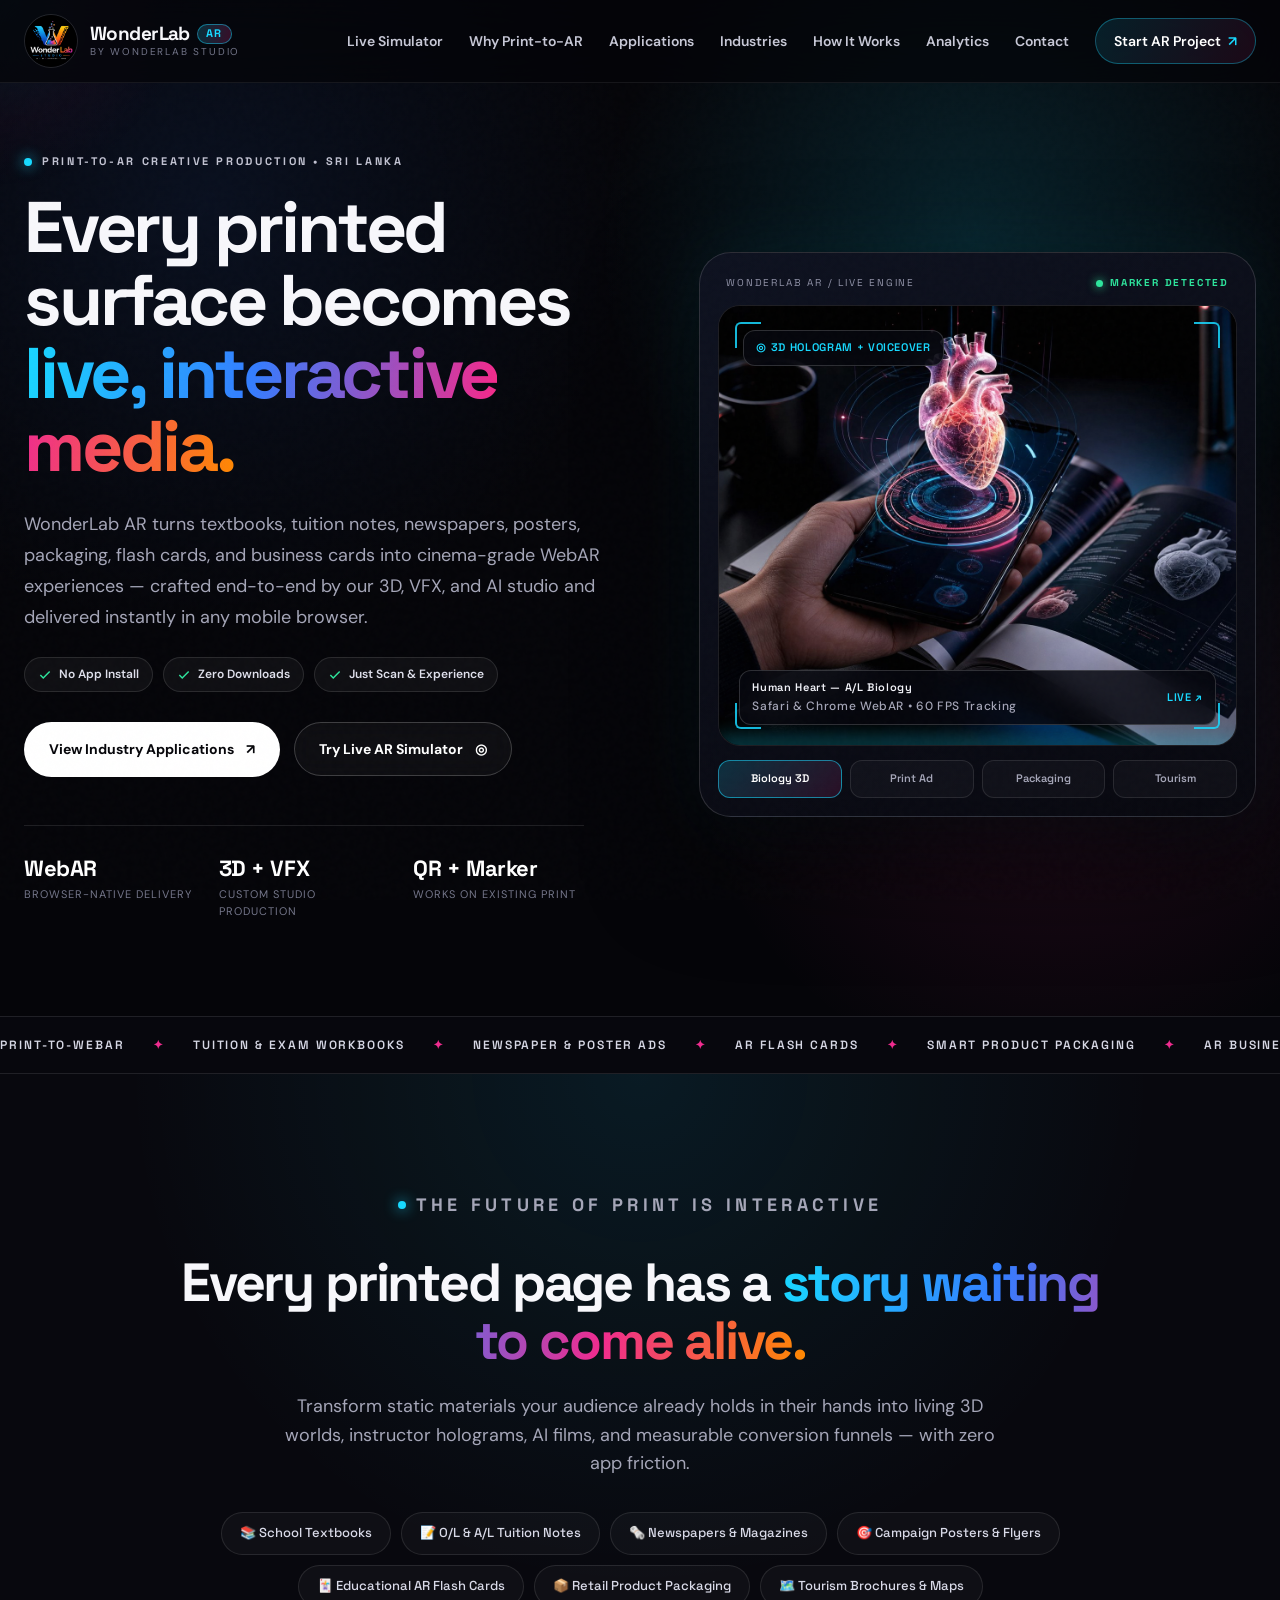
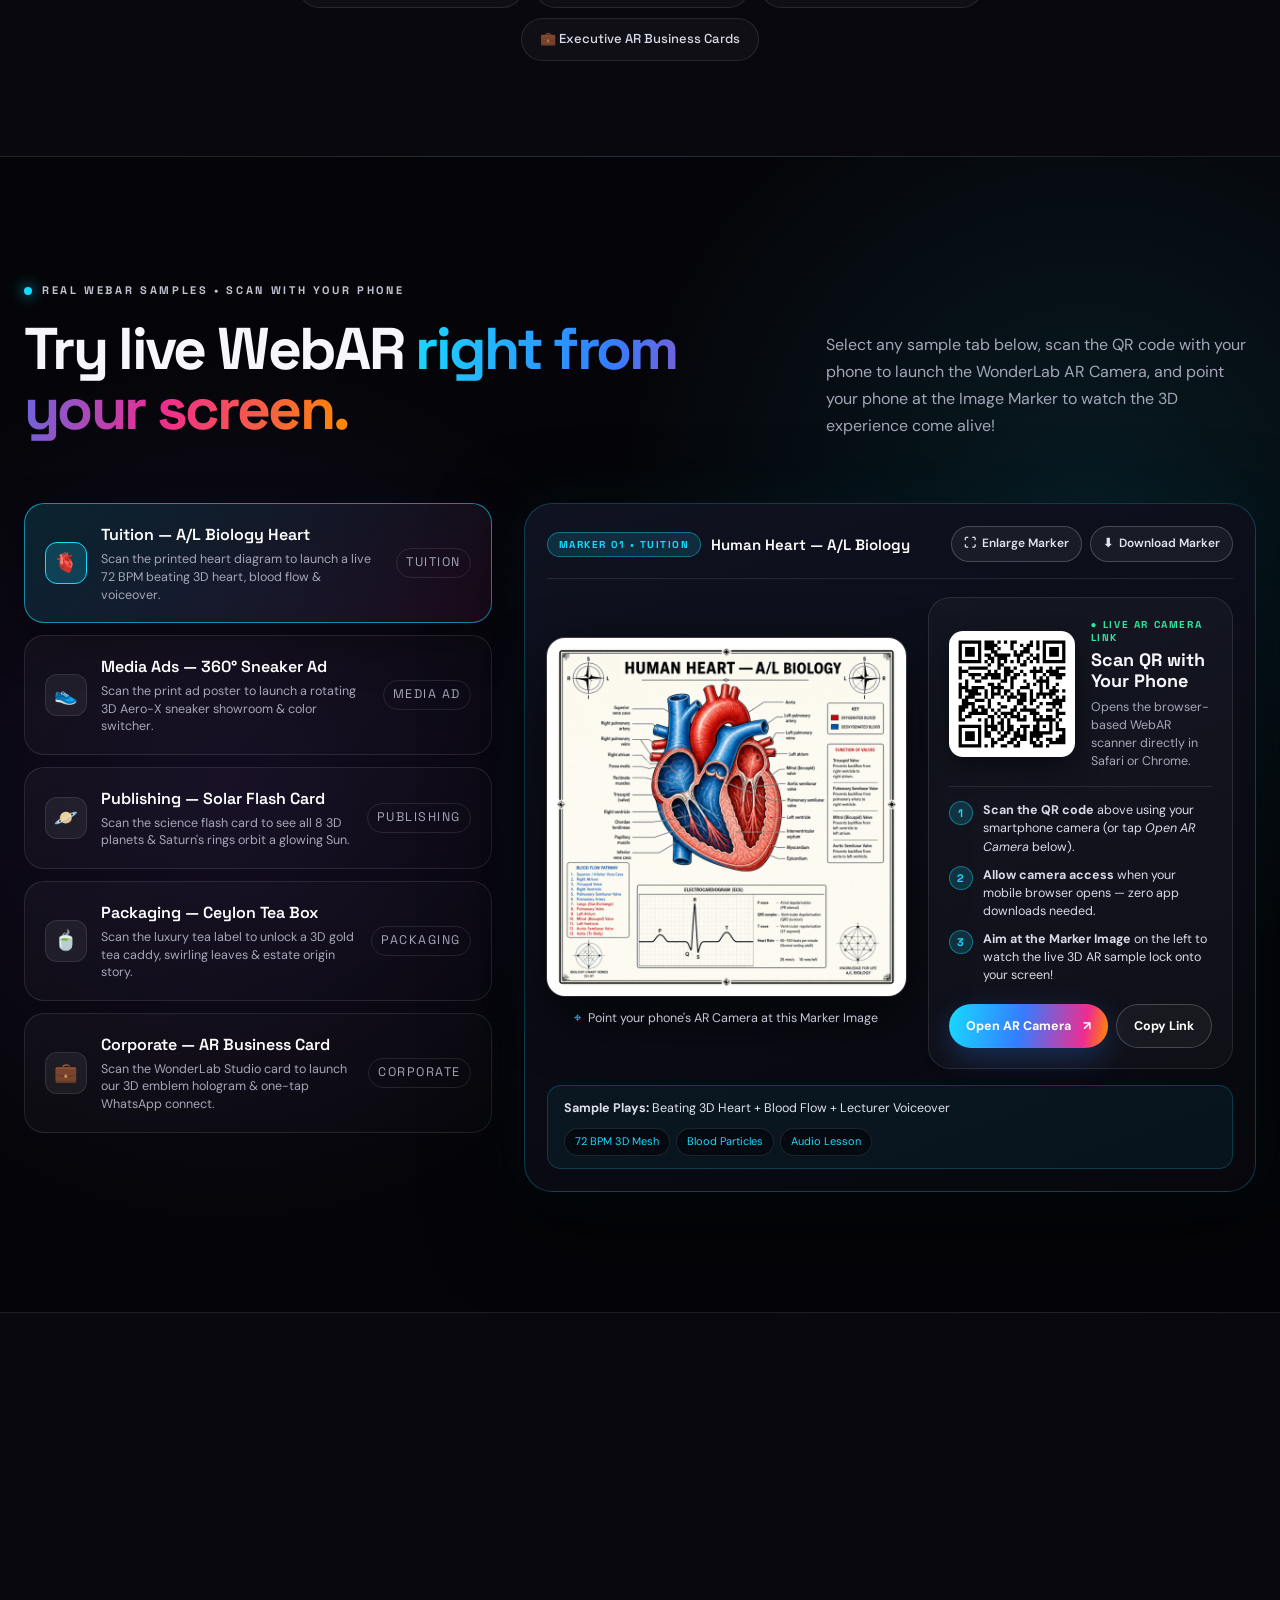
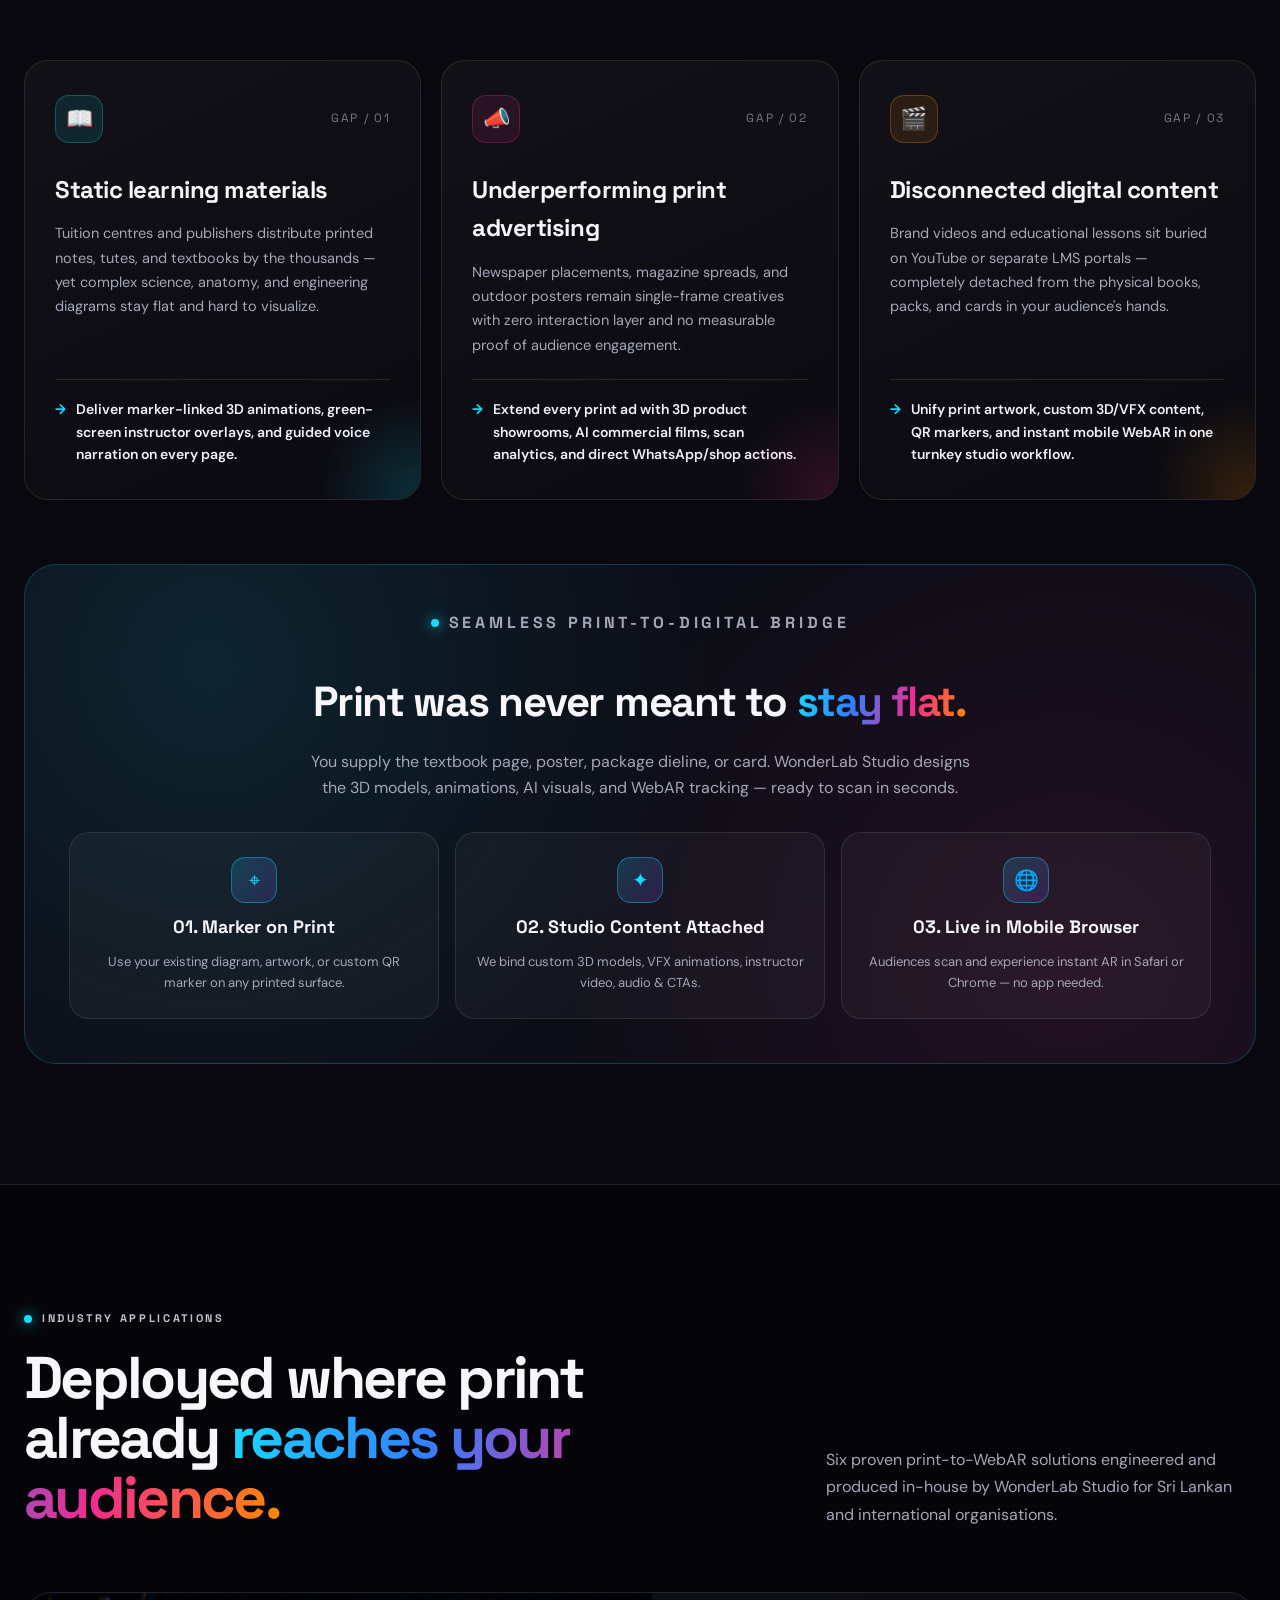
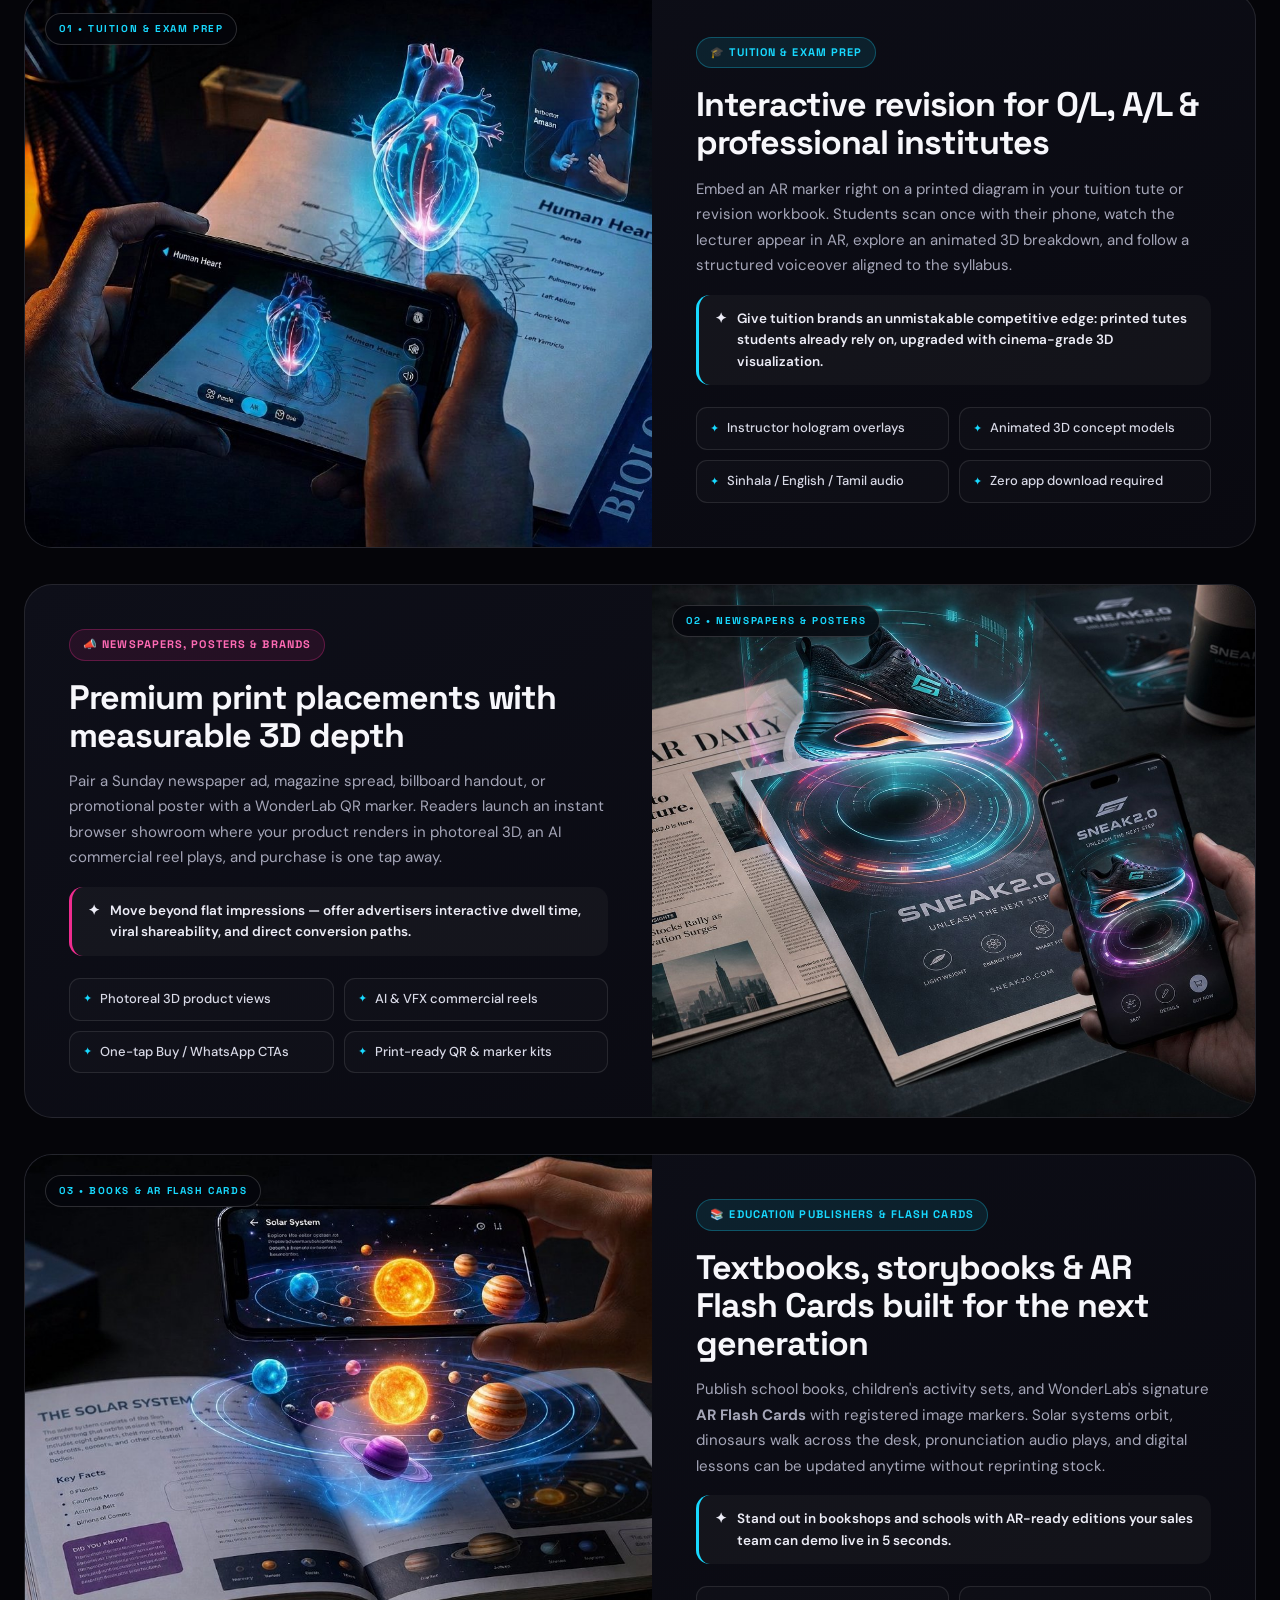
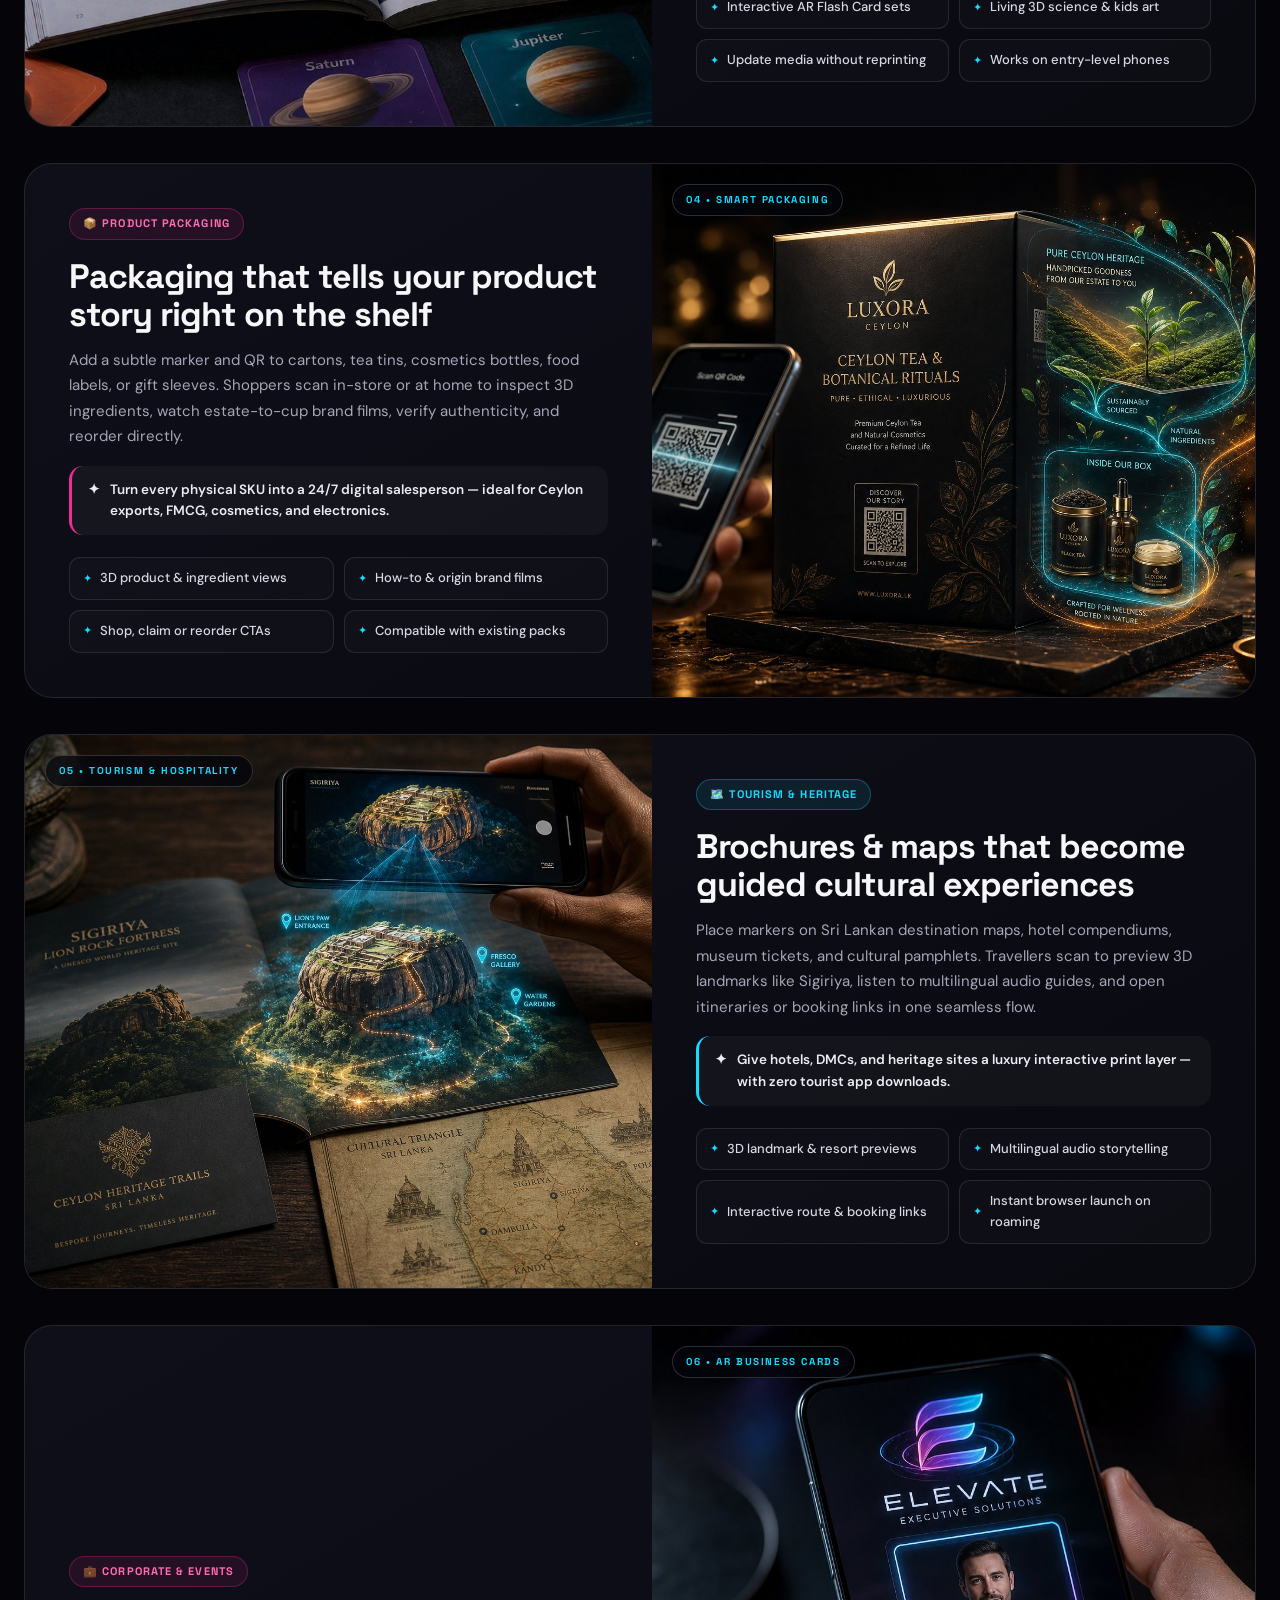
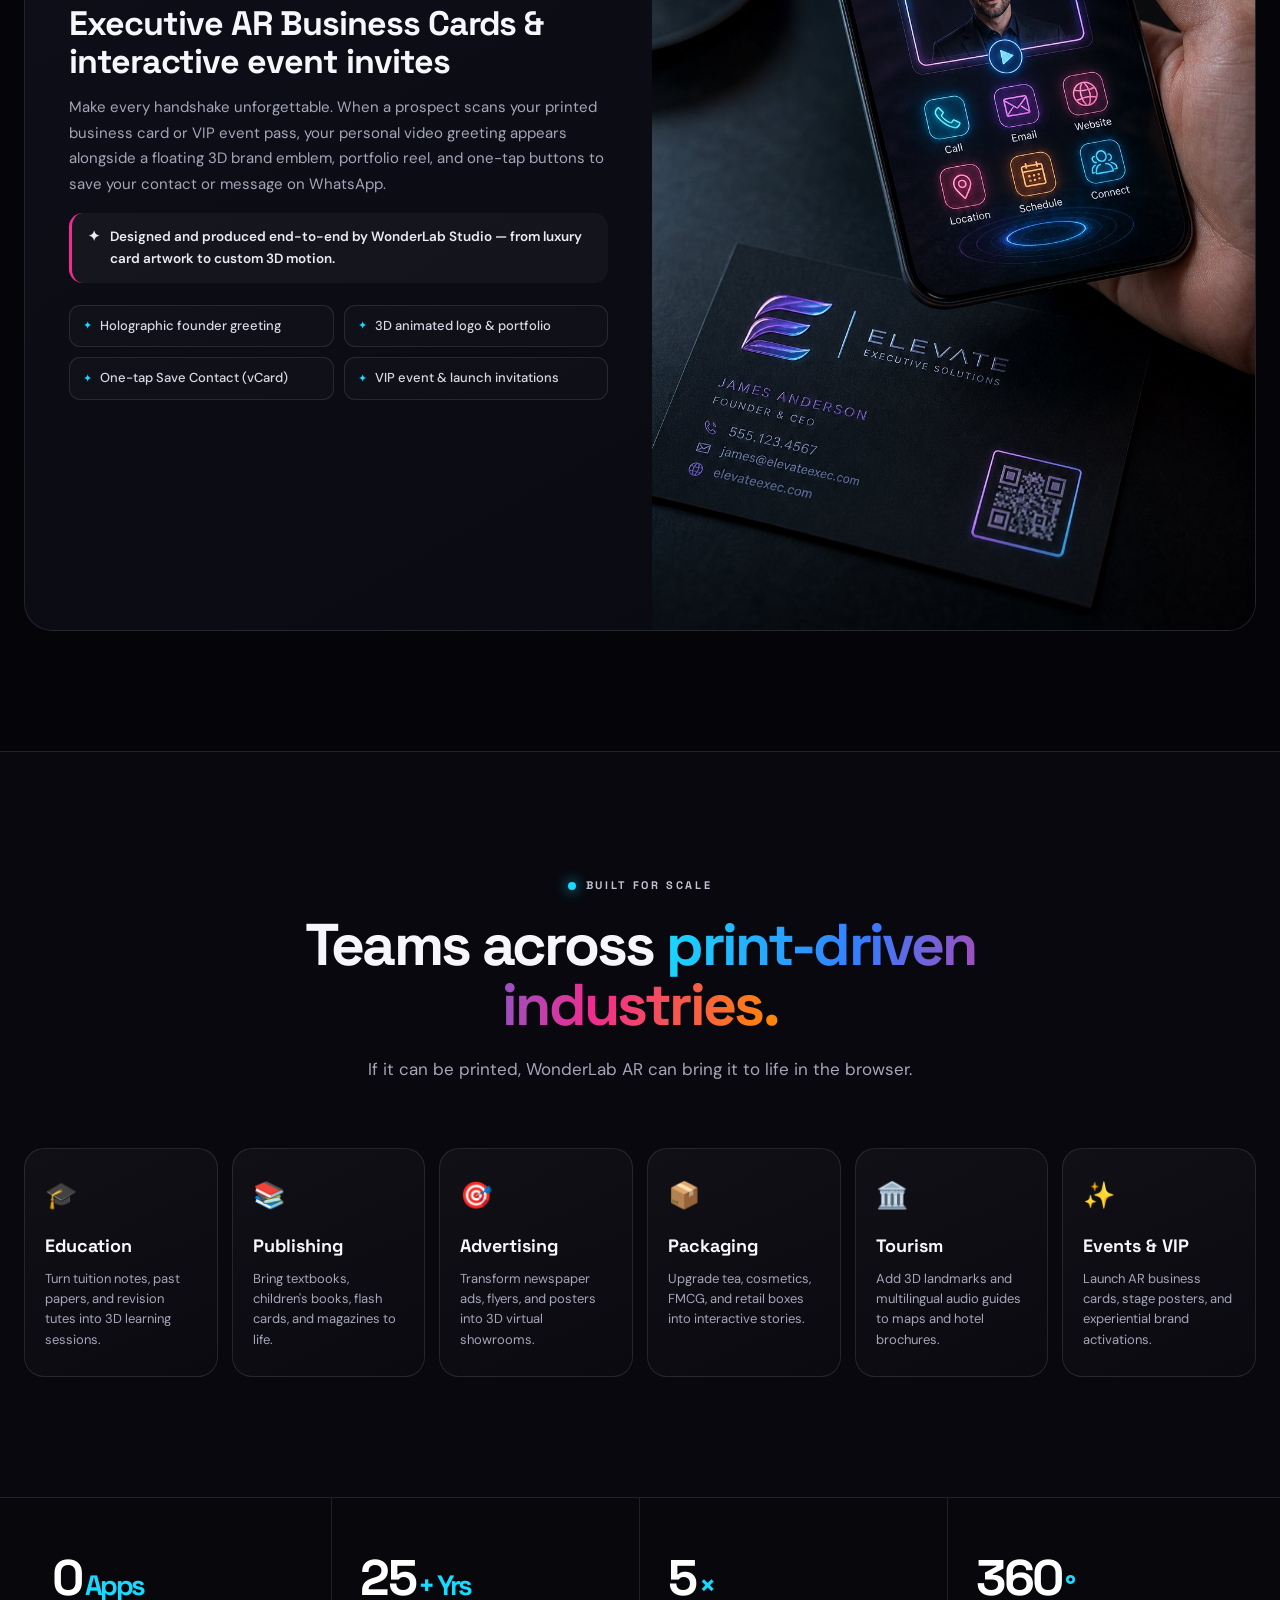
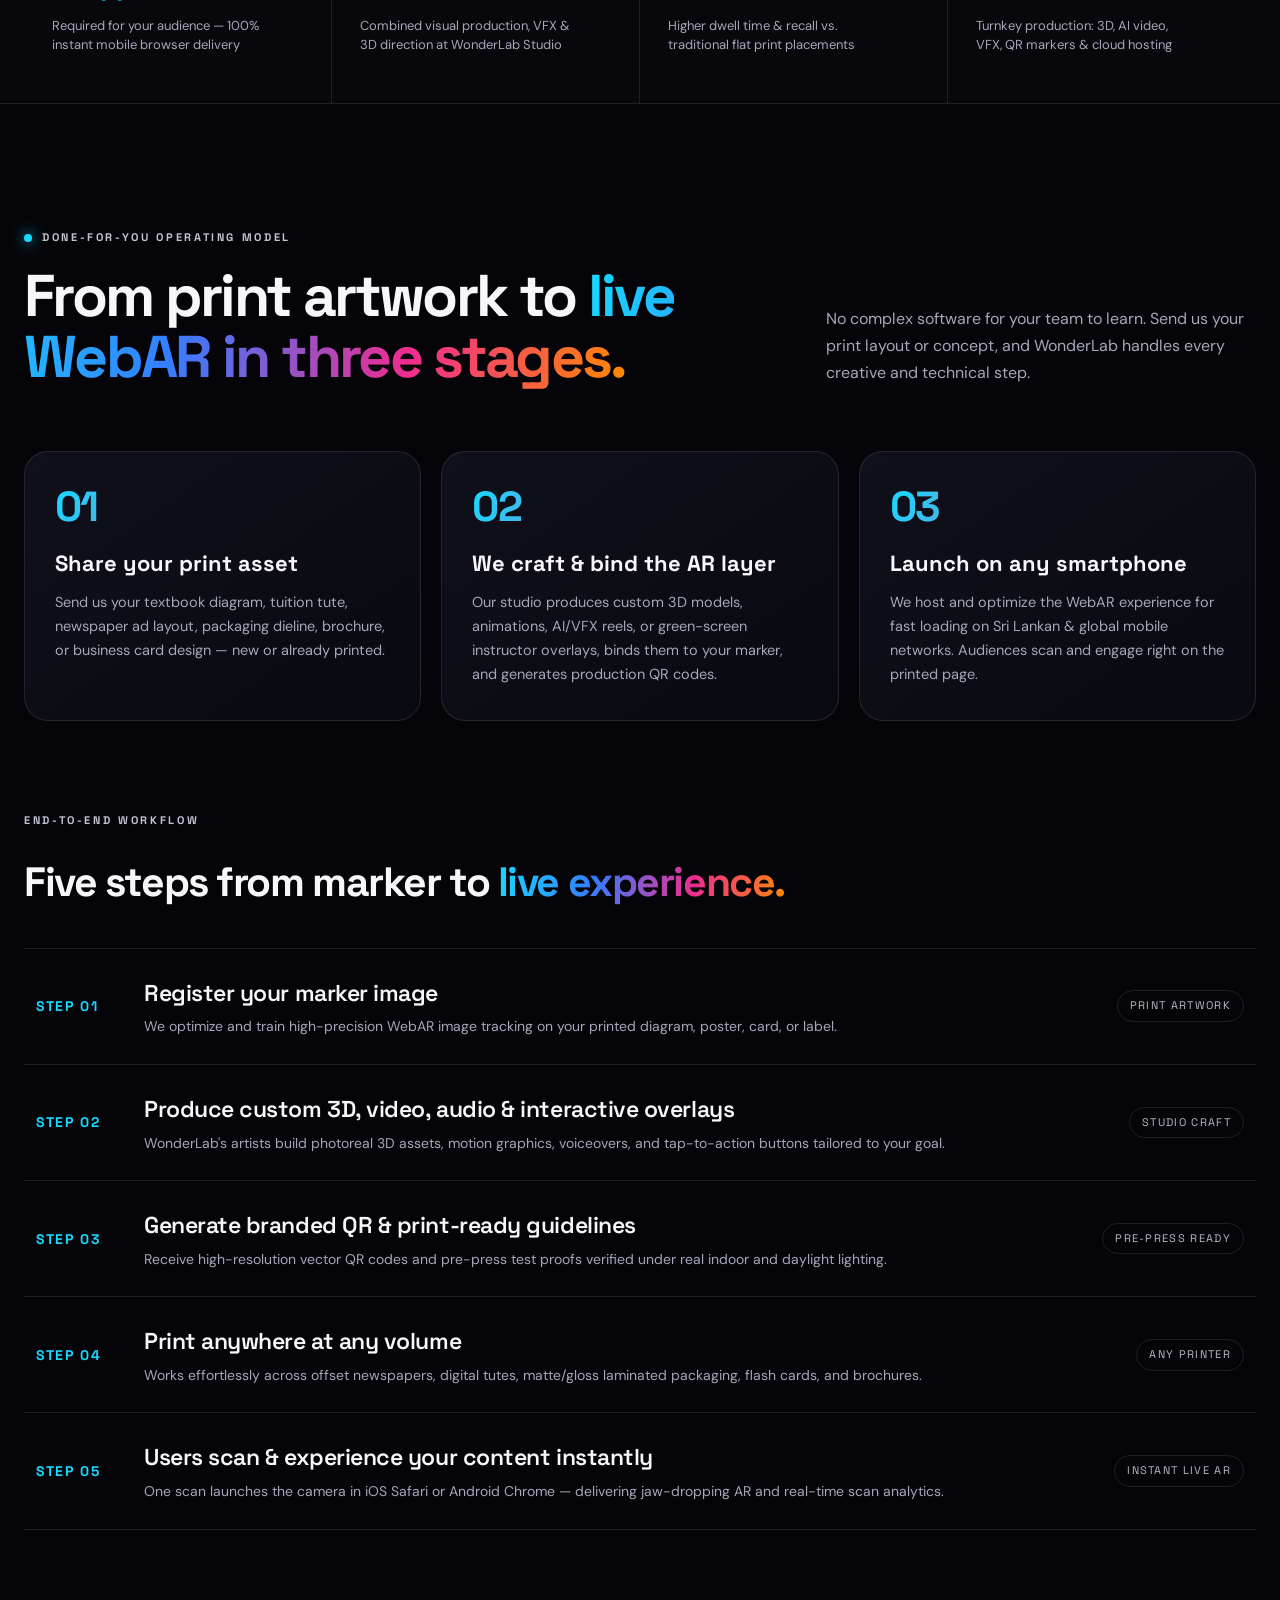
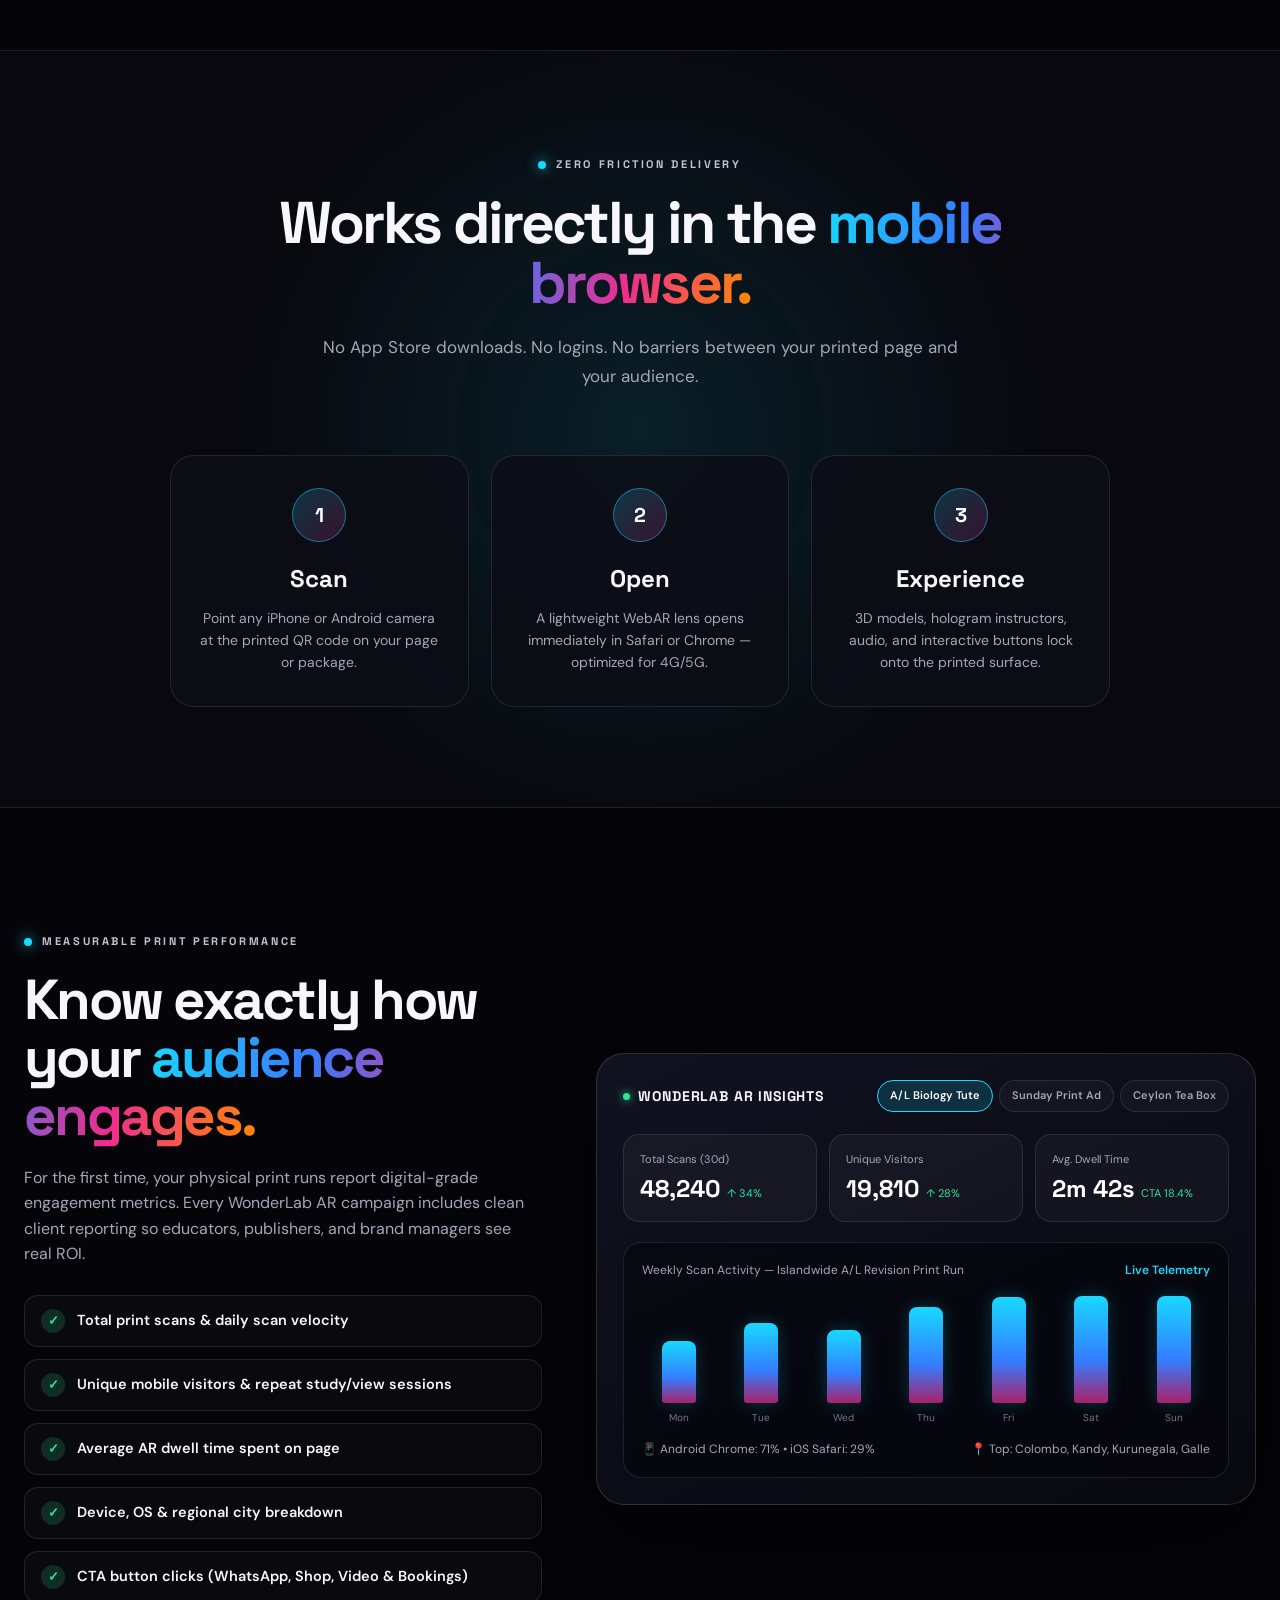
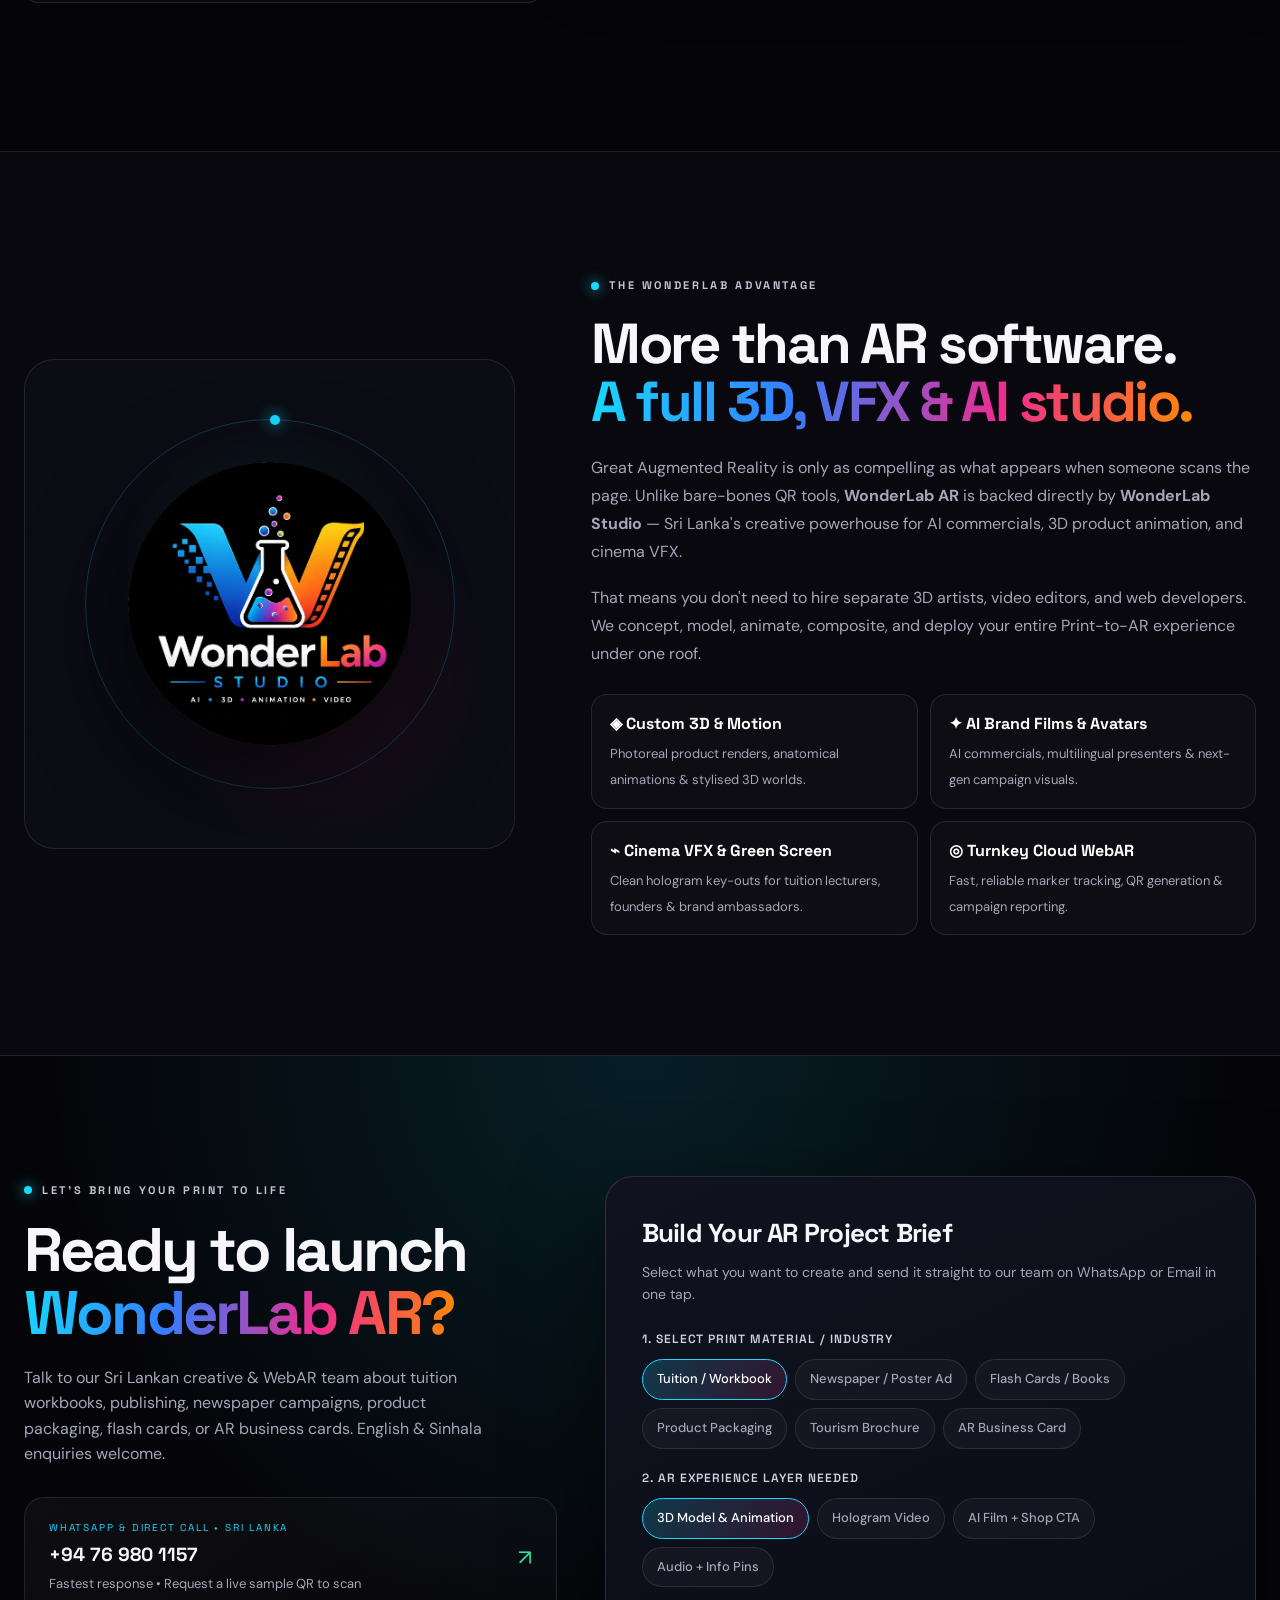
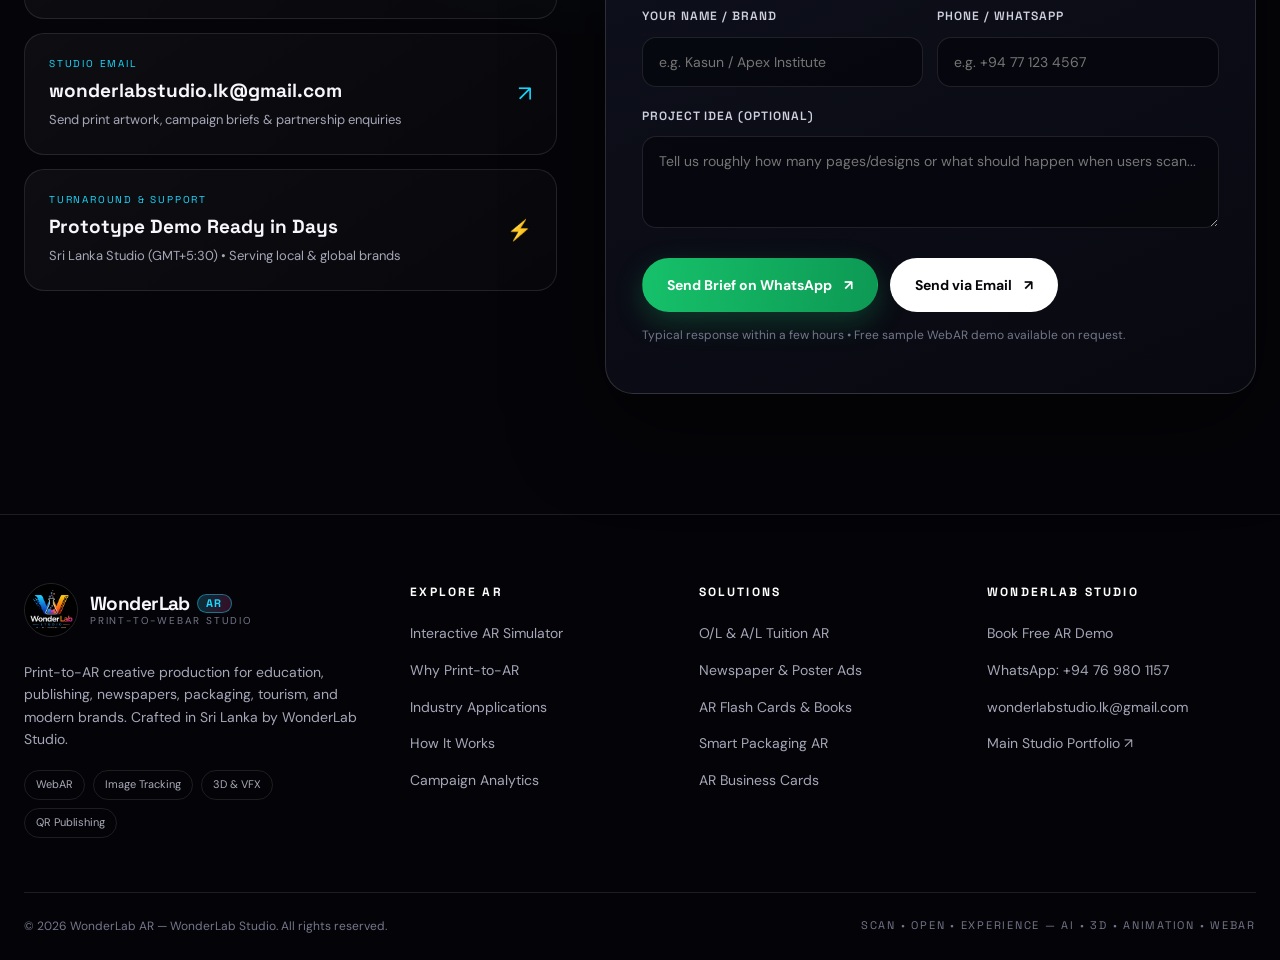
<file: index.html>
<!DOCTYPE html>
<html lang="en">
<head>
  <meta charset="UTF-8">
  <meta name="viewport" content="width=device-width, initial-scale=1.0">

  <title>WonderLab AR — Print-to-WebAR Creative Studio for Education, Media & Brands</title>
  <meta name="description" content="WonderLab AR transforms printed textbooks, tuition notes, newspapers, packaging, flash cards, brochures, and business cards into browser-based Augmented Reality — crafted in Sri Lanka by WonderLab Studio.">

  <link rel="icon" href="wonderlab-logo.png" type="image/png">
  <link rel="preconnect" href="https://fonts.googleapis.com">
  <link rel="preconnect" href="https://fonts.gstatic.com" crossorigin>
  <link href="https://fonts.googleapis.com/css2?family=DM+Sans:wght@400;500;600;700&family=Space+Grotesk:wght@400;500;600;700&display=swap" rel="stylesheet">

  <link rel="stylesheet" href="style.css">
</head>
<body>

  <div class="cursor-glow" aria-hidden="true"></div>

  <!-- =========================================================
       STICKY HEADER
  ========================================================== -->
  <header class="site-header" id="top">
    <nav class="nav container" aria-label="Main Navigation">

      <a class="brand" href="#top" aria-label="WonderLab AR Home">
        <img src="wonderlab-logo.png" alt="WonderLab Studio Logo">
        <div class="brand-wordmark">
          <span class="brand-title">
            WonderLab <span class="brand-ar-pill">AR</span>
          </span>
          <span class="brand-sub">By WonderLab Studio</span>
        </div>
      </a>

      <button class="menu-toggle" aria-label="Toggle navigation menu" aria-expanded="false">
        <span></span>
        <span></span>
        <span></span>
      </button>

      <div class="nav-links">
        <a href="#live-demo">Live Simulator</a>
        <a href="#why">Why Print-to-AR</a>
        <a href="#use-cases">Applications</a>
        <a href="#industries">Industries</a>
        <a href="#how-it-works">How It Works</a>
        <a href="#analytics">Analytics</a>
        <a href="contact.html">Contact</a>
        <a href="#contact" class="nav-cta">
          Start AR Project <span>↗</span>
        </a>
      </div>

    </nav>
  </header>

  <main>

    <!-- =========================================================
         HERO SECTION
    ========================================================== -->
    <section class="hero">
      <div class="container hero-grid">

        <!-- HERO COPY -->
        <div class="hero-copy reveal">
          <p class="eyebrow">
            <span class="dot"></span>
            PRINT-TO-AR CREATIVE PRODUCTION • SRI LANKA
          </p>

          <h1>
            Every printed surface becomes
            <span class="gradient-text">live, interactive media.</span>
          </h1>

          <p class="hero-lead">
            WonderLab AR turns textbooks, tuition notes, newspapers, posters, packaging, flash cards, and business cards into cinema-grade WebAR experiences — crafted end-to-end by our 3D, VFX, and AI studio and delivered instantly in any mobile browser.
          </p>

          <div class="hero-frictionless" aria-label="Key WebAR Benefits">
            <span class="friction-pill">
              <svg viewBox="0 0 24 24" fill="none" stroke="currentColor" stroke-width="2.5"><path d="M20 6 9 17l-5-5"/></svg>
              No App Install
            </span>
            <span class="friction-pill">
              <svg viewBox="0 0 24 24" fill="none" stroke="currentColor" stroke-width="2.5"><path d="M20 6 9 17l-5-5"/></svg>
              Zero Downloads
            </span>
            <span class="friction-pill">
              <svg viewBox="0 0 24 24" fill="none" stroke="currentColor" stroke-width="2.5"><path d="M20 6 9 17l-5-5"/></svg>
              Just Scan &amp; Experience
            </span>
          </div>

          <div class="hero-actions">
            <a href="#use-cases" class="btn btn-primary">
              View Industry Applications <span>↗</span>
            </a>
            <a href="#live-demo" class="btn btn-ghost">
              Try Live AR Simulator <span>◎</span>
            </a>
          </div>

          <div class="hero-meta">
            <div>
              <strong>WebAR</strong>
              <span>Browser-Native Delivery</span>
            </div>
            <div>
              <strong>3D + VFX</strong>
              <span>Custom Studio Production</span>
            </div>
            <div>
              <strong>QR + Marker</strong>
              <span>Works on Existing Print</span>
            </div>
          </div>
        </div>

        <!-- HERO INTERACTIVE SCANNER VISUAL -->
        <div class="hero-visual reveal delay-1">
          <div class="hero-card">

            <div class="hero-card-bar">
              <span>WONDERLAB AR / LIVE ENGINE</span>
              <span class="status-live" id="heroMarkerStatus">MARKER DETECTED</span>
            </div>

            <div class="hero-viewport">
              <img
                id="heroPreviewImg"
                src="assets/hero-ar-scan.jpg"
                alt="Smartphone scanning printed diagram to launch 3D Augmented Reality experience">

              <div class="scan-beam"></div>
              <div class="reticle tl"></div>
              <div class="reticle tr"></div>
              <div class="reticle bl"></div>
              <div class="reticle br"></div>

              <div class="hud-badge hud-top-left" id="heroLayerBadge">
                ◎ 3D HOLOGRAM + VOICEOVER
              </div>

              <div class="hud-badge hud-bottom-left">
                <div>
                  <div id="heroSceneTitle">Human Heart — A/L Biology</div>
                  <small id="heroSceneSub">Safari &amp; Chrome WebAR • 60 FPS Tracking</small>
                </div>
                <span style="color: var(--cyan); font-size: 11px;">LIVE ↗</span>
              </div>
            </div>

            <div class="hero-scene-tabs" role="tablist" aria-label="Preview AR Scenes">
              <button class="hero-scene-btn active" type="button"
                data-img="assets/hero-ar-scan.jpg"
                data-badge="◎ 3D HOLOGRAM + VOICEOVER"
                data-title="Human Heart — A/L Biology"
                data-sub="Safari & Chrome WebAR • 60 FPS Tracking">
                Biology 3D
              </button>
              <button class="hero-scene-btn" type="button"
                data-img="assets/usecase-advertising.jpg"
                data-badge="✦ 360° VIRTUAL SHOWROOM"
                data-title="Newspaper Print Ad → 3D Sneaker"
                data-sub="Interactive Specs + Direct Shop CTA">
                Print Ad
              </button>
              <button class="hero-scene-btn" type="button"
                data-img="assets/usecase-packaging.jpg"
                data-badge="◈ SMART SKU PACKAGING"
                data-title="Ceylon Tea Box → Estate Story"
                data-sub="QR + Marker Tracking • Brand Film">
                Packaging
              </button>
              <button class="hero-scene-btn" type="button"
                data-img="assets/usecase-tourism.jpg"
                data-badge="⌁ HERITAGE AUDIO GUIDE"
                data-title="Sigiriya Brochure → 3D Fortress"
                data-sub="Multilingual Narration + Map Pins">
                Tourism
              </button>
            </div>

          </div>
        </div>

      </div>
    </section>

    <!-- =========================================================
         CAPABILITIES MARQUEE
    ========================================================== -->
    <section class="marquee" aria-label="WonderLab AR Capabilities">
      <div class="marquee-track">
        <span>PRINT-TO-WEBAR</span><i>✦</i>
        <span>TUITION &amp; EXAM WORKBOOKS</span><i>✦</i>
        <span>NEWSPAPER &amp; POSTER ADS</span><i>✦</i>
        <span>AR FLASH CARDS</span><i>✦</i>
        <span>SMART PRODUCT PACKAGING</span><i>✦</i>
        <span>AR BUSINESS CARDS</span><i>✦</i>
        <span>TOURISM &amp; HERITAGE GUIDES</span><i>✦</i>
        <span>3D • AI • VFX OVERLAYS</span><i>✦</i>
        <span>NO APP REQUIRED</span><i>✦</i>
        <span>PRINT-TO-WEBAR</span><i>✦</i>
        <span>TUITION &amp; EXAM WORKBOOKS</span><i>✦</i>
        <span>NEWSPAPER &amp; POSTER ADS</span><i>✦</i>
        <span>AR FLASH CARDS</span><i>✦</i>
        <span>SMART PRODUCT PACKAGING</span><i>✦</i>
        <span>AR BUSINESS CARDS</span><i>✦</i>
        <span>TOURISM &amp; HERITAGE GUIDES</span><i>✦</i>
      </div>
    </section>

    <!-- =========================================================
         EVERY PRINTED PAGE STORY BANNER
    ========================================================== -->
    <section class="story-banner">
      <div class="container story-banner-inner reveal">
        <p class="eyebrow"><span class="dot"></span> THE FUTURE OF PRINT IS INTERACTIVE</p>
        <h2>
          Every printed page has a <span class="gradient-text">story waiting to come alive.</span>
        </h2>
        <p>
          Transform static materials your audience already holds in their hands into living 3D worlds, instructor holograms, AI films, and measurable conversion funnels — with zero app friction.
        </p>

        <div class="print-formats-row">
          <span class="print-format-chip">📚 School Textbooks</span>
          <span class="print-format-chip">📝 O/L &amp; A/L Tuition Notes</span>
          <span class="print-format-chip">🗞️ Newspapers &amp; Magazines</span>
          <span class="print-format-chip">🎯 Campaign Posters &amp; Flyers</span>
          <span class="print-format-chip">🃏 Educational AR Flash Cards</span>
          <span class="print-format-chip">📦 Retail Product Packaging</span>
          <span class="print-format-chip">🗺️ Tourism Brochures &amp; Maps</span>
          <span class="print-format-chip">💼 Executive AR Business Cards</span>
        </div>
      </div>
    </section>

    <!-- =========================================================
         REAL LIVE WEBAR SAMPLES — MARKER + QR SCANNER (#live-demo)
    ========================================================== -->
    <section class="section simulator-section" id="live-demo">
      <div class="container">

        <div class="section-head reveal">
          <div>
            <p class="eyebrow"><span class="dot"></span> REAL WEBAR SAMPLES • SCAN WITH YOUR PHONE</p>
            <h2>
              Try live WebAR <span class="gradient-text">right from your screen.</span>
            </h2>
          </div>
          <p class="section-intro">
            Select any sample tab below, scan the QR code with your phone to launch the WonderLab AR Camera, and point your phone at the Image Marker to watch the 3D experience come alive!
          </p>
        </div>

        <div class="simulator-grid">

          <!-- SCENARIO TAB BUTTONS -->
          <div class="scenario-list reveal" role="tablist" aria-label="Live WebAR Sample Tabs">

            <button class="scenario-btn active" type="button" data-scenario="heart">
              <div class="scenario-icon">🫀</div>
              <div>
                <strong>Tuition — A/L Biology Heart</strong>
                <span>Scan the printed heart diagram to launch a live 72 BPM beating 3D heart, blood flow &amp; voiceover.</span>
              </div>
              <span class="scenario-tag">Tuition</span>
            </button>

            <button class="scenario-btn" type="button" data-scenario="showroom">
              <div class="scenario-icon">👟</div>
              <div>
                <strong>Media Ads — 360° Sneaker Ad</strong>
                <span>Scan the print ad poster to launch a rotating 3D Aero-X sneaker showroom &amp; color switcher.</span>
              </div>
              <span class="scenario-tag">Media Ad</span>
            </button>

            <button class="scenario-btn" type="button" data-scenario="science">
              <div class="scenario-icon">🪐</div>
              <div>
                <strong>Publishing — Solar Flash Card</strong>
                <span>Scan the science flash card to see all 8 3D planets &amp; Saturn's rings orbit a glowing Sun.</span>
              </div>
              <span class="scenario-tag">Publishing</span>
            </button>

            <button class="scenario-btn" type="button" data-scenario="packaging">
              <div class="scenario-icon">🍵</div>
              <div>
                <strong>Packaging — Ceylon Tea Box</strong>
                <span>Scan the luxury tea label to unlock a 3D gold tea caddy, swirling leaves &amp; estate origin story.</span>
              </div>
              <span class="scenario-tag">Packaging</span>
            </button>

            <button class="scenario-btn" type="button" data-scenario="bcard">
              <div class="scenario-icon">💼</div>
              <div>
                <strong>Corporate — AR Business Card</strong>
                <span>Scan the WonderLab Studio card to launch our 3D emblem hologram &amp; one-tap WhatsApp connect.</span>
              </div>
              <span class="scenario-tag">Corporate</span>
            </button>

          </div>

          <!-- RIGHT BOX: ACTIVE IMAGE MARKER + QR CODE + INSTRUCTIONS -->
          <div class="sim-stage-card reveal delay-1">

            <div class="sim-top-bar">
              <div class="sim-marker-meta">
                <span class="sim-marker-badge" id="simMarkerBadge">MARKER 01 • TUITION</span>
                <span class="sim-marker-name" id="simMarkerName">Human Heart — A/L Biology</span>
              </div>

              <div class="sim-top-tools">
                <button type="button" class="sim-tool-btn" id="btnEnlargeMarker" title="View larger marker for easier scanning">
                  <span>⛶</span> Enlarge Marker
                </button>
                <a class="sim-tool-btn" id="btnDownloadMarker" href="assets/markers/marker-heart.jpg" download="WonderLab-AR-Marker-Heart.jpg">
                  <span>⬇</span> Download Marker
                </a>
              </div>
            </div>

            <div class="marker-qr-grid">

              <!-- IMAGE MARKER DISPLAY -->
              <div class="marker-stage-col">
                <div class="marker-card-frame" id="markerCardFrame" title="Click to enlarge marker">
                  <img
                    id="activeMarkerImg"
                    src="assets/markers/marker-heart.jpg"
                    alt="WonderLab AR Scannable Image Marker — Human Heart A/L Biology">
                </div>
                <div class="marker-caption">
                  <i>⌖</i>
                  <span>Point your phone's AR Camera at this Marker Image</span>
                </div>
              </div>

              <!-- QR CODE + STEP-BY-STEP INSTRUCTIONS -->
              <div class="qr-guide-panel">
                <div class="qr-header-box">
                  <div class="qr-svg-wrap" id="arQrBox" aria-label="QR Code to open WonderLab AR Camera">
                    <!-- Dynamic SVG QR Code injected by script.js -->
                  </div>
                  <div class="qr-call-copy">
                    <small>● LIVE AR CAMERA LINK</small>
                    <h4>Scan QR with Your Phone</h4>
                    <p>Opens the browser-based WebAR scanner directly in Safari or Chrome.</p>
                  </div>
                </div>

                <ol class="ar-steps-mini">
                  <li>
                    <b class="step-badge">1</b>
                    <span><strong>Scan the QR code</strong> above using your smartphone camera (or tap <em>Open AR Camera</em> below).</span>
                  </li>
                  <li>
                    <b class="step-badge">2</b>
                    <span><strong>Allow camera access</strong> when your mobile browser opens — zero app downloads needed.</span>
                  </li>
                  <li>
                    <b class="step-badge">3</b>
                    <span><strong>Aim at the Marker Image</strong> on the left to watch the live 3D AR sample lock onto your screen!</span>
                  </li>
                </ol>

                <div class="qr-action-btns">
                  <a class="btn btn-gradient" id="openArCameraLink" href="ar-camera.html?scene=heart" target="_blank" rel="noopener">
                    Open AR Camera <span>↗</span>
                  </a>
                  <button type="button" class="btn btn-ghost" id="btnCopyArUrl">
                    Copy Link
                  </button>
                </div>
              </div>

            </div>

            <!-- WHAT PLAYS ON SCAN FOOTER STRIP -->
            <div class="what-plays-strip">
              <span><strong>Sample Plays:</strong> <span id="simSampleSummary">Beating 3D Heart + Blood Flow + Voiceover</span></span>
              <div class="what-plays-pills" id="simPills">
                <span>72 BPM 3D Mesh</span>
                <span>Blood Particles</span>
                <span>Audio Lesson</span>
              </div>
            </div>

          </div>

        </div>

      </div>
    </section>

    <!-- =========================================================
         PLATFORM RATIONALE — GAPS IN SRI LANKAN PRINT MEDIA (#why)
    ========================================================== -->
    <section class="section rationale-section" id="why">
      <div class="container">

        <div class="section-head reveal">
          <div>
            <p class="eyebrow"><span class="dot"></span> WHY WONDERLAB AR</p>
            <h2>
              Built for structural gaps in <span class="gradient-text">Sri Lankan print media.</span>
            </h2>
          </div>
          <p class="section-intro">
            Print remains the backbone of education, retail, and mass advertising across Sri Lanka. WonderLab AR adds an unforgettable digital layer without changing how you print — or asking audiences to download an app.
          </p>
        </div>

        <div class="rationale-grid">

          <!-- GAP 01 -->
          <article class="rationale-card reveal">
            <div>
              <div class="rationale-top">
                <div class="rationale-icon">📖</div>
                <span class="rationale-num">GAP / 01</span>
              </div>
              <h3>Static learning materials</h3>
              <p class="rationale-problem">
                Tuition centres and publishers distribute printed notes, tutes, and textbooks by the thousands — yet complex science, anatomy, and engineering diagrams stay flat and hard to visualize.
              </p>
            </div>
            <div class="rationale-solution">
              <b>→</b>
              <span>Deliver marker-linked 3D animations, green-screen instructor overlays, and guided voice narration on every page.</span>
            </div>
          </article>

          <!-- GAP 02 -->
          <article class="rationale-card reveal delay-1">
            <div>
              <div class="rationale-top">
                <div class="rationale-icon">📣</div>
                <span class="rationale-num">GAP / 02</span>
              </div>
              <h3>Underperforming print advertising</h3>
              <p class="rationale-problem">
                Newspaper placements, magazine spreads, and outdoor posters remain single-frame creatives with zero interaction layer and no measurable proof of audience engagement.
              </p>
            </div>
            <div class="rationale-solution">
              <b>→</b>
              <span>Extend every print ad with 3D product showrooms, AI commercial films, scan analytics, and direct WhatsApp/shop actions.</span>
            </div>
          </article>

          <!-- GAP 03 -->
          <article class="rationale-card reveal delay-2">
            <div>
              <div class="rationale-top">
                <div class="rationale-icon">🎬</div>
                <span class="rationale-num">GAP / 03</span>
              </div>
              <h3>Disconnected digital content</h3>
              <p class="rationale-problem">
                Brand videos and educational lessons sit buried on YouTube or separate LMS portals — completely detached from the physical books, packs, and cards in your audience's hands.
              </p>
            </div>
            <div class="rationale-solution">
              <b>→</b>
              <span>Unify print artwork, custom 3D/VFX content, QR markers, and instant mobile WebAR in one turnkey studio workflow.</span>
            </div>
          </article>

        </div>

        <!-- PRINT WAS NEVER MEANT TO STAY FLAT -->
        <div class="flat-print-box reveal">
          <p class="eyebrow"><span class="dot"></span> SEAMLESS PRINT-TO-DIGITAL BRIDGE</p>
          <h3>Print was never meant to <span class="gradient-text">stay flat.</span></h3>
          <p>
            You supply the textbook page, poster, package dieline, or card. WonderLab Studio designs the 3D models, animations, AI visuals, and WebAR tracking — ready to scan in seconds.
          </p>

          <div class="three-pillars">
            <div class="pillar-item">
              <div class="pillar-badge">⌖</div>
              <strong>01. Marker on Print</strong>
              <span>Use your existing diagram, artwork, or custom QR marker on any printed surface.</span>
            </div>
            <div class="pillar-item">
              <div class="pillar-badge">✦</div>
              <strong>02. Studio Content Attached</strong>
              <span>We bind custom 3D models, VFX animations, instructor video, audio &amp; CTAs.</span>
            </div>
            <div class="pillar-item">
              <div class="pillar-badge">🌐</div>
              <strong>03. Live in Mobile Browser</strong>
              <span>Audiences scan and experience instant AR in Safari or Chrome — no app needed.</span>
            </div>
          </div>
        </div>

      </div>
    </section>

    <!-- =========================================================
         INDUSTRY APPLICATIONS (#use-cases)
    ========================================================== -->
    <section class="section usecases-section" id="use-cases">
      <div class="container">

        <div class="section-head reveal">
          <div>
            <p class="eyebrow"><span class="dot"></span> INDUSTRY APPLICATIONS</p>
            <h2>
              Deployed where print already <span class="gradient-text">reaches your audience.</span>
            </h2>
          </div>
          <p class="section-intro">
            Six proven print-to-WebAR solutions engineered and produced in-house by WonderLab Studio for Sri Lankan and international organisations.
          </p>
        </div>

        <div class="usecase-stack">

          <!-- APPLICATION 01: TUITION & EXAM PREP -->
          <article class="usecase-card reveal">
            <div class="usecase-media">
              <img src="assets/usecase-tuition.jpg" alt="O/L and A/L student scanning biology workbook diagram to launch 3D heart and instructor hologram" loading="lazy">
              <span class="usecase-media-tag">01 • TUITION &amp; EXAM PREP</span>
            </div>
            <div class="usecase-body">
              <span class="usecase-category">🎓 Tuition &amp; Exam Prep</span>
              <h3>Interactive revision for O/L, A/L &amp; professional institutes</h3>
              <p>
                Embed an AR marker right on a printed diagram in your tuition tute or revision workbook. Students scan once with their phone, watch the lecturer appear in AR, explore an animated 3D breakdown, and follow a structured voiceover aligned to the syllabus.
              </p>
              <div class="usecase-highlight">
                <span>✦</span>
                <span>Give tuition brands an unmistakable competitive edge: printed tutes students already rely on, upgraded with cinema-grade 3D visualization.</span>
              </div>
              <ul class="usecase-features">
                <li>Instructor hologram overlays</li>
                <li>Animated 3D concept models</li>
                <li>Sinhala / English / Tamil audio</li>
                <li>Zero app download required</li>
              </ul>
            </div>
          </article>

          <!-- APPLICATION 02: NEWSPAPERS, POSTERS & BRANDS -->
          <article class="usecase-card reverse reveal">
            <div class="usecase-media">
              <img src="assets/usecase-advertising.jpg" alt="Newspaper print advertisement launching a floating 3D sneaker virtual showroom in WebAR" loading="lazy">
              <span class="usecase-media-tag">02 • NEWSPAPERS &amp; POSTERS</span>
            </div>
            <div class="usecase-body">
              <span class="usecase-category">📣 Newspapers, Posters &amp; Brands</span>
              <h3>Premium print placements with measurable 3D depth</h3>
              <p>
                Pair a Sunday newspaper ad, magazine spread, billboard handout, or promotional poster with a WonderLab QR marker. Readers launch an instant browser showroom where your product renders in photoreal 3D, an AI commercial reel plays, and purchase is one tap away.
              </p>
              <div class="usecase-highlight">
                <span>✦</span>
                <span>Move beyond flat impressions — offer advertisers interactive dwell time, viral shareability, and direct conversion paths.</span>
              </div>
              <ul class="usecase-features">
                <li>Photoreal 3D product views</li>
                <li>AI &amp; VFX commercial reels</li>
                <li>One-tap Buy / WhatsApp CTAs</li>
                <li>Print-ready QR &amp; marker kits</li>
              </ul>
            </div>
          </article>

          <!-- APPLICATION 03: EDUCATION PUBLISHERS & AR FLASH CARDS -->
          <article class="usecase-card reveal">
            <div class="usecase-media">
              <img src="assets/usecase-publishing.jpg" alt="School science textbook and AR flash cards launching a glowing 3D solar system" loading="lazy">
              <span class="usecase-media-tag">03 • BOOKS &amp; AR FLASH CARDS</span>
            </div>
            <div class="usecase-body">
              <span class="usecase-category">📚 Education Publishers &amp; Flash Cards</span>
              <h3>Textbooks, storybooks &amp; AR Flash Cards built for the next generation</h3>
              <p>
                Publish school books, children's activity sets, and WonderLab's signature <strong>AR Flash Cards</strong> with registered image markers. Solar systems orbit, dinosaurs walk across the desk, pronunciation audio plays, and digital lessons can be updated anytime without reprinting stock.
              </p>
              <div class="usecase-highlight">
                <span>✦</span>
                <span>Stand out in bookshops and schools with AR-ready editions your sales team can demo live in 5 seconds.</span>
              </div>
              <ul class="usecase-features">
                <li>Interactive AR Flash Card sets</li>
                <li>Living 3D science &amp; kids art</li>
                <li>Update media without reprinting</li>
                <li>Works on entry-level phones</li>
              </ul>
            </div>
          </article>

          <!-- APPLICATION 04: PRODUCT PACKAGING -->
          <article class="usecase-card reverse reveal">
            <div class="usecase-media">
              <img src="assets/usecase-packaging.jpg" alt="Premium Ceylon tea retail box scanned by smartphone to reveal 3D botanical story in AR" loading="lazy">
              <span class="usecase-media-tag">04 • SMART PACKAGING</span>
            </div>
            <div class="usecase-body">
              <span class="usecase-category">📦 Product Packaging</span>
              <h3>Packaging that tells your product story right on the shelf</h3>
              <p>
                Add a subtle marker and QR to cartons, tea tins, cosmetics bottles, food labels, or gift sleeves. Shoppers scan in-store or at home to inspect 3D ingredients, watch estate-to-cup brand films, verify authenticity, and reorder directly.
              </p>
              <div class="usecase-highlight">
                <span>✦</span>
                <span>Turn every physical SKU into a 24/7 digital salesperson — ideal for Ceylon exports, FMCG, cosmetics, and electronics.</span>
              </div>
              <ul class="usecase-features">
                <li>3D product &amp; ingredient views</li>
                <li>How-to &amp; origin brand films</li>
                <li>Shop, claim or reorder CTAs</li>
                <li>Compatible with existing packs</li>
              </ul>
            </div>
          </article>

          <!-- APPLICATION 05: TOURISM & HERITAGE -->
          <article class="usecase-card reveal">
            <div class="usecase-media">
              <img src="assets/usecase-tourism.jpg" alt="Sri Lanka travel brochure projecting a 3D holographic model of Sigiriya Lion Rock" loading="lazy">
              <span class="usecase-media-tag">05 • TOURISM &amp; HOSPITALITY</span>
            </div>
            <div class="usecase-body">
              <span class="usecase-category">🗺️ Tourism &amp; Heritage</span>
              <h3>Brochures &amp; maps that become guided cultural experiences</h3>
              <p>
                Place markers on Sri Lankan destination maps, hotel compendiums, museum tickets, and cultural pamphlets. Travellers scan to preview 3D landmarks like Sigiriya, listen to multilingual audio guides, and open itineraries or booking links in one seamless flow.
              </p>
              <div class="usecase-highlight">
                <span>✦</span>
                <span>Give hotels, DMCs, and heritage sites a luxury interactive print layer — with zero tourist app downloads.</span>
              </div>
              <ul class="usecase-features">
                <li>3D landmark &amp; resort previews</li>
                <li>Multilingual audio storytelling</li>
                <li>Interactive route &amp; booking links</li>
                <li>Instant browser launch on roaming</li>
              </ul>
            </div>
          </article>

          <!-- APPLICATION 06: EXECUTIVE AR BUSINESS CARDS -->
          <article class="usecase-card reverse reveal">
            <div class="usecase-media">
              <img src="assets/usecase-businesscard.jpg" alt="Matte black executive AR business card launching holographic video profile and contact buttons" loading="lazy">
              <span class="usecase-media-tag">06 • AR BUSINESS CARDS</span>
            </div>
            <div class="usecase-body">
              <span class="usecase-category">💼 Corporate &amp; Events</span>
              <h3>Executive AR Business Cards &amp; interactive event invites</h3>
              <p>
                Make every handshake unforgettable. When a prospect scans your printed business card or VIP event pass, your personal video greeting appears alongside a floating 3D brand emblem, portfolio reel, and one-tap buttons to save your contact or message on WhatsApp.
              </p>
              <div class="usecase-highlight">
                <span>✦</span>
                <span>Designed and produced end-to-end by WonderLab Studio — from luxury card artwork to custom 3D motion.</span>
              </div>
              <ul class="usecase-features">
                <li>Holographic founder greeting</li>
                <li>3D animated logo &amp; portfolio</li>
                <li>One-tap Save Contact (vCard)</li>
                <li>VIP event &amp; launch invitations</li>
              </ul>
            </div>
          </article>

        </div>

      </div>
    </section>

    <!-- =========================================================
         BUILT FOR — TEAMS ACROSS INDUSTRIES (#industries)
    ========================================================== -->
    <section class="section industries-section" id="industries">
      <div class="container">

        <div class="center-head reveal">
          <p class="eyebrow"><span class="dot"></span> BUILT FOR SCALE</p>
          <h2>
            Teams across <span class="gradient-text">print-driven industries.</span>
          </h2>
          <p>
            If it can be printed, WonderLab AR can bring it to life in the browser.
          </p>
        </div>

        <div class="industries-cards">
          <article class="ind-card reveal">
            <div class="ind-icon">🎓</div>
            <h3>Education</h3>
            <p>Turn tuition notes, past papers, and revision tutes into 3D learning sessions.</p>
          </article>
          <article class="ind-card reveal delay-1">
            <div class="ind-icon">📚</div>
            <h3>Publishing</h3>
            <p>Bring textbooks, children's books, flash cards, and magazines to life.</p>
          </article>
          <article class="ind-card reveal delay-2">
            <div class="ind-icon">🎯</div>
            <h3>Advertising</h3>
            <p>Transform newspaper ads, flyers, and posters into 3D virtual showrooms.</p>
          </article>
          <article class="ind-card reveal delay-3">
            <div class="ind-icon">📦</div>
            <h3>Packaging</h3>
            <p>Upgrade tea, cosmetics, FMCG, and retail boxes into interactive stories.</p>
          </article>
          <article class="ind-card reveal">
            <div class="ind-icon">🏛️</div>
            <h3>Tourism</h3>
            <p>Add 3D landmarks and multilingual audio guides to maps and hotel brochures.</p>
          </article>
          <article class="ind-card reveal delay-1">
            <div class="ind-icon">✨</div>
            <h3>Events &amp; VIP</h3>
            <p>Launch AR business cards, stage posters, and experiential brand activations.</p>
          </article>
        </div>

      </div>
    </section>

    <!-- =========================================================
         STATS STRIP
    ========================================================== -->
    <section class="stats-section" aria-label="Key Performance Metrics">
      <div class="container stats-grid">

        <div class="stat reveal">
          <div class="stat-value">
            <span data-count="0">0</span><span class="stat-suffix">Apps</span>
          </div>
          <span class="stat-label">Required for your audience — 100% instant mobile browser delivery</span>
        </div>

        <div class="stat reveal delay-1">
          <div class="stat-value">
            <span data-count="25">0</span><span class="stat-suffix">+ Yrs</span>
          </div>
          <span class="stat-label">Combined visual production, VFX &amp; 3D direction at WonderLab Studio</span>
        </div>

        <div class="stat reveal delay-2">
          <div class="stat-value">
            <span data-count="5">0</span><span class="stat-suffix">×</span>
          </div>
          <span class="stat-label">Higher dwell time &amp; recall vs. traditional flat print placements</span>
        </div>

        <div class="stat reveal delay-3">
          <div class="stat-value">
            <span data-count="360">0</span><span class="stat-suffix">°</span>
          </div>
          <span class="stat-label">Turnkey production: 3D, AI video, VFX, QR markers &amp; cloud hosting</span>
        </div>

      </div>
    </section>

    <!-- =========================================================
         OPERATING MODEL & 5-STEP WORKFLOW (#how-it-works)
    ========================================================== -->
    <section class="section workflow-section" id="how-it-works">
      <div class="container">

        <div class="section-head reveal">
          <div>
            <p class="eyebrow"><span class="dot"></span> DONE-FOR-YOU OPERATING MODEL</p>
            <h2>
              From print artwork to <span class="gradient-text">live WebAR in three stages.</span>
            </h2>
          </div>
          <p class="section-intro">
            No complex software for your team to learn. Send us your print layout or concept, and WonderLab handles every creative and technical step.
          </p>
        </div>

        <!-- 3 STAGES -->
        <div class="stages-grid">
          <article class="stage-card reveal">
            <div class="stage-number">01</div>
            <h3>Share your print asset</h3>
            <p>
              Send us your textbook diagram, tuition tute, newspaper ad layout, packaging dieline, brochure, or business card design — new or already printed.
            </p>
          </article>

          <article class="stage-card reveal delay-1">
            <div class="stage-number">02</div>
            <h3>We craft &amp; bind the AR layer</h3>
            <p>
              Our studio produces custom 3D models, animations, AI/VFX reels, or green-screen instructor overlays, binds them to your marker, and generates production QR codes.
            </p>
          </article>

          <article class="stage-card reveal delay-2">
            <div class="stage-number">03</div>
            <h3>Launch on any smartphone</h3>
            <p>
              We host and optimize the WebAR experience for fast loading on Sri Lankan &amp; global mobile networks. Audiences scan and engage right on the printed page.
            </p>
          </article>
        </div>

        <!-- 5 STEPS FROM MARKER TO LIVE EXPERIENCE -->
        <div class="steps-subhead reveal">
          <div>
            <p class="eyebrow">END-TO-END WORKFLOW</p>
            <h3>Five steps from marker to <span class="gradient-text">live experience.</span></h3>
          </div>
        </div>

        <div class="process-list">

          <div class="process-item reveal">
            <span class="process-no">STEP 01</span>
            <div>
              <h4>Register your marker image</h4>
              <p>We optimize and train high-precision WebAR image tracking on your printed diagram, poster, card, or label.</p>
            </div>
            <span class="process-badge">Print Artwork</span>
          </div>

          <div class="process-item reveal delay-1">
            <span class="process-no">STEP 02</span>
            <div>
              <h4>Produce custom 3D, video, audio &amp; interactive overlays</h4>
              <p>WonderLab's artists build photoreal 3D assets, motion graphics, voiceovers, and tap-to-action buttons tailored to your goal.</p>
            </div>
            <span class="process-badge">Studio Craft</span>
          </div>

          <div class="process-item reveal delay-2">
            <span class="process-no">STEP 03</span>
            <div>
              <h4>Generate branded QR &amp; print-ready guidelines</h4>
              <p>Receive high-resolution vector QR codes and pre-press test proofs verified under real indoor and daylight lighting.</p>
            </div>
            <span class="process-badge">Pre-Press Ready</span>
          </div>

          <div class="process-item reveal delay-3">
            <span class="process-no">STEP 04</span>
            <div>
              <h4>Print anywhere at any volume</h4>
              <p>Works effortlessly across offset newspapers, digital tutes, matte/gloss laminated packaging, flash cards, and brochures.</p>
            </div>
            <span class="process-badge">Any Printer</span>
          </div>

          <div class="process-item reveal">
            <span class="process-no">STEP 05</span>
            <div>
              <h4>Users scan &amp; experience your content instantly</h4>
              <p>One scan launches the camera in iOS Safari or Android Chrome — delivering jaw-dropping AR and real-time scan analytics.</p>
            </div>
            <span class="process-badge">Instant Live AR</span>
          </div>

        </div>

      </div>
    </section>

    <!-- =========================================================
         NO APP REQUIRED — BROWSER NATIVE (#no-app)
    ========================================================== -->
    <section class="noapp-section" id="no-app">
      <div class="container">

        <div class="center-head reveal">
          <p class="eyebrow"><span class="dot"></span> ZERO FRICTION DELIVERY</p>
          <h2>
            Works directly in the <span class="gradient-text">mobile browser.</span>
          </h2>
          <p>
            No App Store downloads. No logins. No barriers between your printed page and your audience.
          </p>
        </div>

        <div class="noapp-flow">
          <div class="noapp-step reveal">
            <div class="noapp-step-num">1</div>
            <h3>Scan</h3>
            <p>Point any iPhone or Android camera at the printed QR code on your page or package.</p>
          </div>
          <div class="noapp-step reveal delay-1">
            <div class="noapp-step-num">2</div>
            <h3>Open</h3>
            <p>A lightweight WebAR lens opens immediately in Safari or Chrome — optimized for 4G/5G.</p>
          </div>
          <div class="noapp-step reveal delay-2">
            <div class="noapp-step-num">3</div>
            <h3>Experience</h3>
            <p>3D models, hologram instructors, audio, and interactive buttons lock onto the printed surface.</p>
          </div>
        </div>

      </div>
    </section>

    <!-- =========================================================
         ANALYTICS INCLUDED (#analytics)
    ========================================================== -->
    <section class="section analytics-section" id="analytics">
      <div class="container analytics-grid">

        <div class="reveal">
          <p class="eyebrow"><span class="dot"></span> MEASURABLE PRINT PERFORMANCE</p>
          <h2 style="font-size: clamp(36px, 4.4vw, 58px); letter-spacing: -0.045em; line-height: 1.03;">
            Know exactly how your <span class="gradient-text">audience engages.</span>
          </h2>
          <p style="color: var(--muted); font-size: 16px; margin-top: 20px;">
            For the first time, your physical print runs report digital-grade engagement metrics. Every WonderLab AR campaign includes clean client reporting so educators, publishers, and brand managers see real ROI.
          </p>

          <ul class="analytics-checklist">
            <li><span class="check-badge">✓</span> Total print scans &amp; daily scan velocity</li>
            <li><span class="check-badge">✓</span> Unique mobile visitors &amp; repeat study/view sessions</li>
            <li><span class="check-badge">✓</span> Average AR dwell time spent on page</li>
            <li><span class="check-badge">✓</span> Device, OS &amp; regional city breakdown</li>
            <li><span class="check-badge">✓</span> CTA button clicks (WhatsApp, Shop, Video &amp; Bookings)</li>
          </ul>
        </div>

        <!-- INTERACTIVE MOCK ANALYTICS DASHBOARD -->
        <div class="dashboard-card reveal delay-1">
          <div class="dash-header">
            <div class="dash-title">
              <span class="status-live"></span> WONDERLAB AR INSIGHTS
            </div>
            <div class="dash-tabs" role="tablist" aria-label="Sample Campaign Reports">
              <button type="button" class="dash-tab active" data-campaign="tuition">A/L Biology Tute</button>
              <button type="button" class="dash-tab" data-campaign="newspaper">Sunday Print Ad</button>
              <button type="button" class="dash-tab" data-campaign="tea">Ceylon Tea Box</button>
            </div>
          </div>

          <div class="dash-kpis">
            <div class="dash-kpi">
              <small>Total Scans (30d)</small>
              <strong id="kpiScans">48,240</strong><em>↑ 34%</em>
            </div>
            <div class="dash-kpi">
              <small>Unique Visitors</small>
              <strong id="kpiUsers">19,810</strong><em>↑ 28%</em>
            </div>
            <div class="dash-kpi">
              <small>Avg. Dwell Time</small>
              <strong id="kpiTime">2m 42s</strong><em>CTA <span id="kpiCta">18.4%</span></em>
            </div>
          </div>

          <div class="dash-chart-box">
            <div class="dash-chart-head">
              <span id="dashCampaignLabel">Weekly Scan Activity — Islandwide A/L Revision Print Run</span>
              <span style="color: var(--cyan); font-weight: 600;">Live Telemetry</span>
            </div>
            <div class="bar-chart" id="dashBars">
              <div class="bar-col"><div class="bar-fill" style="height: 48%;"></div><span>Mon</span></div>
              <div class="bar-col"><div class="bar-fill" style="height: 62%;"></div><span>Tue</span></div>
              <div class="bar-col"><div class="bar-fill" style="height: 56%;"></div><span>Wed</span></div>
              <div class="bar-col"><div class="bar-fill" style="height: 74%;"></div><span>Thu</span></div>
              <div class="bar-col"><div class="bar-fill" style="height: 82%;"></div><span>Fri</span></div>
              <div class="bar-col"><div class="bar-fill" style="height: 100%;"></div><span>Sat</span></div>
              <div class="bar-col"><div class="bar-fill" style="height: 92%;"></div><span>Sun</span></div>
            </div>
            <div class="dash-devices">
              <span id="dashDeviceSplit">📱 Android Chrome: 71% • iOS Safari: 29%</span>
              <span id="dashTopRegion">📍 Top: Colombo, Kandy, Kurunegala, Galle</span>
            </div>
          </div>
        </div>

      </div>
    </section>

    <!-- =========================================================
         WHY WONDERLAB STUDIO — CREATIVE POWERHOUSE EDGE
    ========================================================== -->
    <section class="section studio-edge-section">
      <div class="container about-grid">

        <div class="about-visual reveal">
          <div class="about-frame">
            <img src="wonderlab-logo.png" alt="WonderLab Studio Emblem">
            <div class="about-orbit" aria-hidden="true"></div>
          </div>
        </div>

        <div class="about-copy reveal delay-1">
          <p class="eyebrow"><span class="dot"></span> THE WONDERLAB ADVANTAGE</p>
          <h2>
            More than AR software.<br>
            <span class="gradient-text">A full 3D, VFX &amp; AI studio.</span>
          </h2>
          <p>
            Great Augmented Reality is only as compelling as what appears when someone scans the page. Unlike bare-bones QR tools, <strong>WonderLab AR</strong> is backed directly by <strong>WonderLab Studio</strong> — Sri Lanka's creative powerhouse for AI commercials, 3D product animation, and cinema VFX.
          </p>
          <p>
            That means you don't need to hire separate 3D artists, video editors, and web developers. We concept, model, animate, composite, and deploy your entire Print-to-AR experience under one roof.
          </p>

          <div class="studio-synergy-grid">
            <div class="synergy-item">
              <strong>◈ Custom 3D &amp; Motion</strong>
              <span>Photoreal product renders, anatomical animations &amp; stylised 3D worlds.</span>
            </div>
            <div class="synergy-item">
              <strong>✦ AI Brand Films &amp; Avatars</strong>
              <span>AI commercials, multilingual presenters &amp; next-gen campaign visuals.</span>
            </div>
            <div class="synergy-item">
              <strong>⌁ Cinema VFX &amp; Green Screen</strong>
              <span>Clean hologram key-outs for tuition lecturers, founders &amp; brand ambassadors.</span>
            </div>
            <div class="synergy-item">
              <strong>◎ Turnkey Cloud WebAR</strong>
              <span>Fast, reliable marker tracking, QR generation &amp; campaign reporting.</span>
            </div>
          </div>
        </div>

      </div>
    </section>

    <!-- =========================================================
         CONTACT & INTERACTIVE AR PROJECT BRIEF BUILDER (#contact)
    ========================================================== -->
    <section class="section contact-section" id="contact">
      <div class="container contact-grid">

        <!-- LEFT: DIRECT CONTACT DETAILS -->
        <div class="reveal">
          <p class="eyebrow"><span class="dot"></span> LET'S BRING YOUR PRINT TO LIFE</p>
          <h2 style="font-size: clamp(38px, 4.8vw, 64px); letter-spacing: -0.045em; line-height: 1.02;">
            Ready to launch <span class="gradient-text">WonderLab AR?</span>
          </h2>
          <p style="color: var(--muted); font-size: 16px; margin-top: 20px; max-width: 480px;">
            Talk to our Sri Lankan creative &amp; WebAR team about tuition workbooks, publishing, newspaper campaigns, product packaging, flash cards, or AR business cards. English &amp; Sinhala enquiries welcome.
          </p>

          <div class="contact-cards">
            <a class="contact-info-card" href="https://wa.me/94769801157?text=Hi%20WonderLab%20AR%2C%20I%20would%20like%20to%20discuss%20a%20WebAR%20project." target="_blank" rel="noopener noreferrer">
              <div>
                <small>WHATSAPP &amp; DIRECT CALL • SRI LANKA</small>
                <strong>+94 76 980 1157</strong>
                <span>Fastest response • Request a live sample QR to scan</span>
              </div>
              <span style="font-size: 22px; color: var(--emerald);">↗</span>
            </a>

            <a class="contact-info-card" href="mailto:wonderlabstudio.lk@gmail.com?subject=WonderLab%20AR%20Project%20Enquiry">
              <div>
                <small>STUDIO EMAIL</small>
                <strong>wonderlabstudio.lk@gmail.com</strong>
                <span>Send print artwork, campaign briefs &amp; partnership enquiries</span>
              </div>
              <span style="font-size: 22px; color: var(--cyan);">↗</span>
            </a>

            <div class="contact-info-card">
              <div>
                <small>TURNAROUND &amp; SUPPORT</small>
                <strong>Prototype Demo Ready in Days</strong>
                <span>Sri Lanka Studio (GMT+5:30) • Serving local &amp; global brands</span>
              </div>
              <span style="font-size: 20px;">⚡</span>
            </div>
          </div>
        </div>

        <!-- RIGHT: INTERACTIVE PROJECT CONFIGURATOR -->
        <div class="brief-builder reveal delay-1">
          <h3>Build Your AR Project Brief</h3>
          <p>Select what you want to create and send it straight to our team on WhatsApp or Email in one tap.</p>

          <form id="arBriefForm">
            <div class="form-group">
              <label class="form-label">1. Select Print Material / Industry</label>
              <div class="chip-selector" data-group="material">
                <button type="button" class="choice-chip selected" data-value="Tuition Notes / Exam Workbook">Tuition / Workbook</button>
                <button type="button" class="choice-chip" data-value="Newspaper / Poster Ad">Newspaper / Poster Ad</button>
                <button type="button" class="choice-chip" data-value="AR Flash Cards / Textbook">Flash Cards / Books</button>
                <button type="button" class="choice-chip" data-value="Product Packaging">Product Packaging</button>
                <button type="button" class="choice-chip" data-value="Tourism Brochure / Map">Tourism Brochure</button>
                <button type="button" class="choice-chip" data-value="AR Business Card / Event">AR Business Card</button>
              </div>
            </div>

            <div class="form-group">
              <label class="form-label">2. AR Experience Layer Needed</label>
              <div class="chip-selector" data-group="layer">
                <button type="button" class="choice-chip selected" data-value="3D Model & Animation">3D Model &amp; Animation</button>
                <button type="button" class="choice-chip" data-value="Instructor / Presenter Hologram Video">Hologram Video</button>
                <button type="button" class="choice-chip" data-value="AI Commercial + CTA Links">AI Film + Shop CTA</button>
                <button type="button" class="choice-chip" data-value="Audio Guide + Interactive Pins">Audio + Info Pins</button>
              </div>
            </div>

            <div class="form-row form-group">
              <div>
                <label class="form-label" for="clientName">Your Name / Brand</label>
                <input class="form-input" type="text" id="clientName" placeholder="e.g. Kasun / Apex Institute">
              </div>
              <div>
                <label class="form-label" for="clientPhone">Phone / WhatsApp</label>
                <input class="form-input" type="tel" id="clientPhone" placeholder="e.g. +94 77 123 4567">
              </div>
            </div>

            <div class="form-group">
              <label class="form-label" for="clientNotes">Project Idea (Optional)</label>
              <textarea class="form-textarea" id="clientNotes" placeholder="Tell us roughly how many pages/designs or what should happen when users scan..."></textarea>
            </div>

            <div class="brief-actions">
              <button type="button" class="btn btn-whatsapp" id="sendWhatsappBtn">
                Send Brief on WhatsApp <span>↗</span>
              </button>
              <button type="button" class="btn btn-primary" id="sendEmailBtn">
                Send via Email <span>↗</span>
              </button>
            </div>
            <p class="brief-note" id="briefFeedback">Typical response within a few hours • Free sample WebAR demo available on request.</p>
          </form>
        </div>

      </div>
    </section>

  </main>

  <!-- =========================================================
       FOOTER
  ========================================================== -->
  <footer class="footer">
    <div class="container footer-grid">

      <div>
        <a class="brand" href="#top">
          <img src="wonderlab-logo.png" alt="WonderLab Studio">
          <div class="brand-wordmark">
            <span class="brand-title">WonderLab <span class="brand-ar-pill">AR</span></span>
            <span class="brand-sub">Print-to-WebAR Studio</span>
          </div>
        </a>
        <p class="footer-desc">
          Print-to-AR creative production for education, publishing, newspapers, packaging, tourism, and modern brands. Crafted in Sri Lanka by WonderLab Studio.
        </p>
        <div class="footer-tags">
          <span>WebAR</span>
          <span>Image Tracking</span>
          <span>3D &amp; VFX</span>
          <span>QR Publishing</span>
        </div>
      </div>

      <div class="footer-col">
        <h4>Explore AR</h4>
        <ul>
          <li><a href="#live-demo">Interactive AR Simulator</a></li>
          <li><a href="#why">Why Print-to-AR</a></li>
          <li><a href="#use-cases">Industry Applications</a></li>
          <li><a href="#how-it-works">How It Works</a></li>
          <li><a href="#analytics">Campaign Analytics</a></li>
        </ul>
      </div>

      <div class="footer-col">
        <h4>Solutions</h4>
        <ul>
          <li><a href="#use-cases">O/L &amp; A/L Tuition AR</a></li>
          <li><a href="#use-cases">Newspaper &amp; Poster Ads</a></li>
          <li><a href="#use-cases">AR Flash Cards &amp; Books</a></li>
          <li><a href="#use-cases">Smart Packaging AR</a></li>
          <li><a href="#use-cases">AR Business Cards</a></li>
        </ul>
      </div>

      <div class="footer-col">
        <h4>WonderLab Studio</h4>
        <ul>
          <li><a href="contact.html">Book Free AR Demo</a></li>
          <li><a href="https://wa.me/94769801157" target="_blank" rel="noopener">WhatsApp: +94 76 980 1157</a></li>
          <li><a href="mailto:wonderlabstudio.lk@gmail.com">wonderlabstudio.lk@gmail.com</a></li>
          <li><a href="https://github.com/susanthavfx-art/WonderLab_Studio" target="_blank" rel="noopener">Main Studio Portfolio ↗</a></li>
        </ul>
      </div>

    </div>

    <div class="container footer-bottom">
      <span>© <span id="year">2026</span> WonderLab AR — WonderLab Studio. All rights reserved.</span>
      <span class="footer-bottom-right">SCAN • OPEN • EXPERIENCE — AI • 3D • ANIMATION • WEBAR</span>
    </div>
  </footer>

  <!-- =========================================================
       ENLARGE IMAGE MARKER MODAL (FOR EASY DESKTOP-TO-PHONE SCAN)
  ========================================================== -->
  <div class="marker-modal" id="markerModal" aria-hidden="true">
    <div class="marker-modal-inner">
      <button type="button" class="marker-modal-close" id="closeMarkerModal" aria-label="Close modal">✕</button>

      <div class="marker-modal-img-wrap">
        <img id="modalMarkerImg" src="assets/markers/marker-heart.jpg" alt="Enlarged Scannable AR Marker">
      </div>

      <div>
        <span class="sim-marker-badge" id="modalMarkerBadge">MARKER 01 • TUITION</span>
        <h3 id="modalMarkerTitle" style="font-size: 24px; margin: 12px 0 8px;">Human Heart — A/L Biology</h3>
        <p style="font-size: 13.5px; color: var(--muted); margin: 0 0 18px;">
          1. Scan the QR code below with your smartphone.<br>
          2. Allow browser camera access.<br>
          3. Point your phone camera steadily at the large Image Marker on the left!
        </p>
        <div class="qr-svg-wrap" id="modalQrBox" style="width: 150px; height: 150px; margin-bottom: 16px;"></div>
        <a class="btn btn-gradient" id="modalOpenArLink" href="ar-camera.html?scene=heart" target="_blank" rel="noopener" style="width: 100%;">
          Open AR Camera Link <span>↗</span>
        </a>
      </div>
    </div>
  </div>

  <script src="qrcode.min.js"></script>
  <script src="script.js"></script>
</body>
</html>
</file>
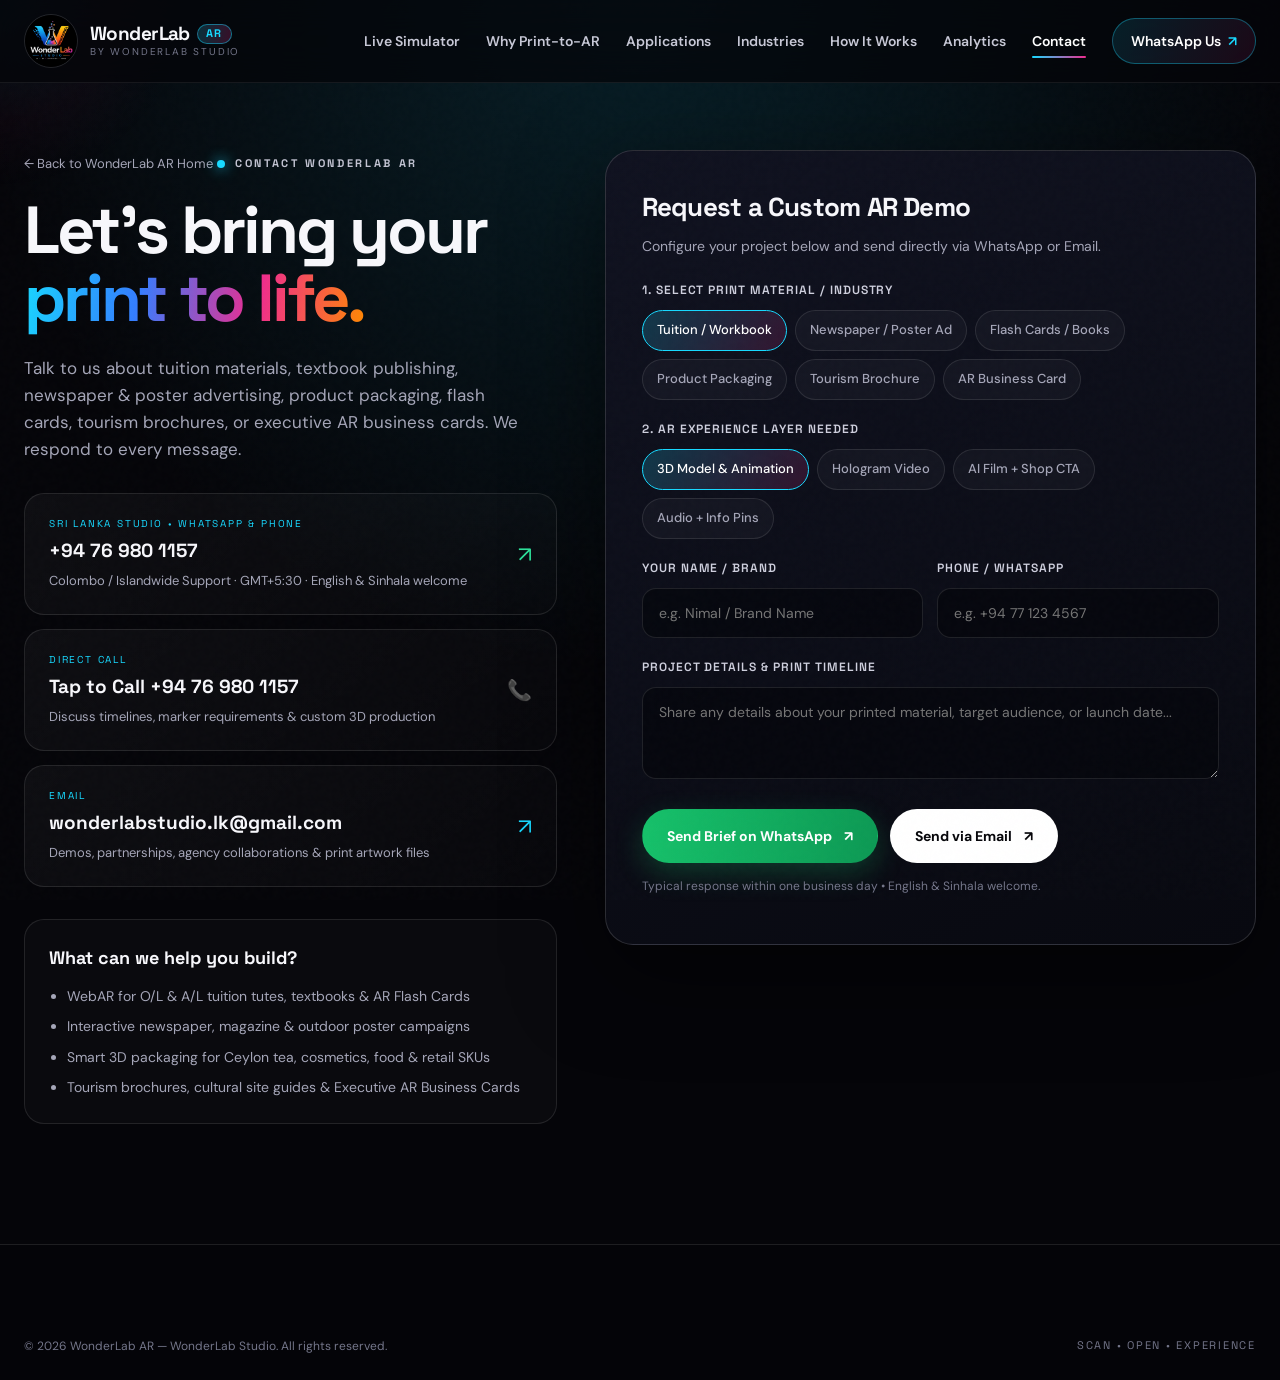
<file: contact.html>
<!DOCTYPE html>
<html lang="en">
<head>
  <meta charset="UTF-8">
  <meta name="viewport" content="width=device-width, initial-scale=1.0">

  <title>Contact — WonderLab AR | Book a Print-to-WebAR Demo</title>
  <meta name="description" content="Contact WonderLab AR in Sri Lanka to transform your textbooks, tuition tutes, newspapers, posters, packaging, flash cards, or business cards into WebAR.">

  <link rel="icon" href="wonderlab-logo.png" type="image/png">
  <link rel="preconnect" href="https://fonts.googleapis.com">
  <link rel="preconnect" href="https://fonts.gstatic.com" crossorigin>
  <link href="https://fonts.googleapis.com/css2?family=DM+Sans:wght@400;500;600;700&family=Space+Grotesk:wght@400;500;600;700&display=swap" rel="stylesheet">

  <link rel="stylesheet" href="style.css">
</head>
<body>

  <div class="cursor-glow" aria-hidden="true"></div>

  <header class="site-header">
    <nav class="nav container" aria-label="Main Navigation">
      <a class="brand" href="index.html" aria-label="WonderLab AR Home">
        <img src="wonderlab-logo.png" alt="WonderLab Studio Logo">
        <div class="brand-wordmark">
          <span class="brand-title">
            WonderLab <span class="brand-ar-pill">AR</span>
          </span>
          <span class="brand-sub">By WonderLab Studio</span>
        </div>
      </a>

      <button class="menu-toggle" aria-label="Toggle navigation menu" aria-expanded="false">
        <span></span>
        <span></span>
        <span></span>
      </button>

      <div class="nav-links">
        <a href="index.html#live-demo">Live Simulator</a>
        <a href="index.html#why">Why Print-to-AR</a>
        <a href="index.html#use-cases">Applications</a>
        <a href="index.html#industries">Industries</a>
        <a href="index.html#how-it-works">How It Works</a>
        <a href="index.html#analytics">Analytics</a>
        <a href="contact.html" class="active">Contact</a>
        <a href="https://wa.me/94769801157?text=Hi%20WonderLab%20AR%2C%20I%20would%20like%20to%20request%20a%20live%20WebAR%20demo." target="_blank" rel="noopener" class="nav-cta">
          WhatsApp Us <span>↗</span>
        </a>
      </div>
    </nav>
  </header>

  <main>

    <!-- CONTACT HERO & CONFIGURATOR -->
    <section class="section contact-section" style="padding-top: 150px;">
      <div class="container contact-grid">

        <div class="reveal">
          <a href="index.html" style="display:inline-flex; align-items:center; gap:8px; font-size:13px; color:var(--muted); margin-bottom:22px;">
            ← Back to WonderLab AR Home
          </a>
          <p class="eyebrow"><span class="dot"></span> CONTACT WONDERLAB AR</p>
          <h1 style="font-size: clamp(42px, 5.2vw, 72px); letter-spacing: -0.045em; line-height: 1.02;">
            Let's bring your <span class="gradient-text">print to life.</span>
          </h1>
          <p style="color: var(--muted); font-size: 17px; margin-top: 22px; max-width: 510px;">
            Talk to us about tuition materials, textbook publishing, newspaper &amp; poster advertising, product packaging, flash cards, tourism brochures, or executive AR business cards. We respond to every message.
          </p>

          <div class="contact-cards">
            <a class="contact-info-card" href="https://wa.me/94769801157?text=Hi%20WonderLab%20AR%2C%20I%20would%20like%20to%20discuss%20a%20WebAR%20project." target="_blank" rel="noopener noreferrer">
              <div>
                <small>SRI LANKA STUDIO • WHATSAPP &amp; PHONE</small>
                <strong>+94 76 980 1157</strong>
                <span>Colombo / Islandwide Support · GMT+5:30 · English &amp; Sinhala welcome</span>
              </div>
              <span style="font-size: 22px; color: var(--emerald);">↗</span>
            </a>

            <a class="contact-info-card" href="tel:+94769801157">
              <div>
                <small>DIRECT CALL</small>
                <strong>Tap to Call +94 76 980 1157</strong>
                <span>Discuss timelines, marker requirements &amp; custom 3D production</span>
              </div>
              <span style="font-size: 20px; color: var(--cyan);">📞</span>
            </a>

            <a class="contact-info-card" href="mailto:wonderlabstudio.lk@gmail.com?subject=WonderLab%20AR%20Project%20Enquiry">
              <div>
                <small>EMAIL</small>
                <strong>wonderlabstudio.lk@gmail.com</strong>
                <span>Demos, partnerships, agency collaborations &amp; print artwork files</span>
              </div>
              <span style="font-size: 22px; color: var(--cyan);">↗</span>
            </a>
          </div>

          <div style="margin-top: 32px; padding: 24px; border-radius: 20px; border: 1px solid var(--line); background: rgba(255,255,255,0.025);">
            <h3 style="font-size: 18px; margin-bottom: 12px;">What can we help you build?</h3>
            <ul style="margin: 0; padding-left: 18px; color: var(--muted); font-size: 14px; display: grid; gap: 8px;">
              <li>WebAR for O/L &amp; A/L tuition tutes, textbooks &amp; AR Flash Cards</li>
              <li>Interactive newspaper, magazine &amp; outdoor poster campaigns</li>
              <li>Smart 3D packaging for Ceylon tea, cosmetics, food &amp; retail SKUs</li>
              <li>Tourism brochures, cultural site guides &amp; Executive AR Business Cards</li>
            </ul>
          </div>
        </div>

        <!-- INTERACTIVE PROJECT CONFIGURATOR -->
        <div class="brief-builder reveal delay-1">
          <h3>Request a Custom AR Demo</h3>
          <p>Configure your project below and send directly via WhatsApp or Email.</p>

          <form id="arBriefForm">
            <div class="form-group">
              <label class="form-label">1. Select Print Material / Industry</label>
              <div class="chip-selector" data-group="material">
                <button type="button" class="choice-chip selected" data-value="Tuition Notes / Exam Workbook">Tuition / Workbook</button>
                <button type="button" class="choice-chip" data-value="Newspaper / Poster Ad">Newspaper / Poster Ad</button>
                <button type="button" class="choice-chip" data-value="AR Flash Cards / Textbook">Flash Cards / Books</button>
                <button type="button" class="choice-chip" data-value="Product Packaging">Product Packaging</button>
                <button type="button" class="choice-chip" data-value="Tourism Brochure / Map">Tourism Brochure</button>
                <button type="button" class="choice-chip" data-value="AR Business Card / Event">AR Business Card</button>
              </div>
            </div>

            <div class="form-group">
              <label class="form-label">2. AR Experience Layer Needed</label>
              <div class="chip-selector" data-group="layer">
                <button type="button" class="choice-chip selected" data-value="3D Model & Animation">3D Model &amp; Animation</button>
                <button type="button" class="choice-chip" data-value="Instructor / Presenter Hologram Video">Hologram Video</button>
                <button type="button" class="choice-chip" data-value="AI Commercial + CTA Links">AI Film + Shop CTA</button>
                <button type="button" class="choice-chip" data-value="Audio Guide + Interactive Pins">Audio + Info Pins</button>
              </div>
            </div>

            <div class="form-row form-group">
              <div>
                <label class="form-label" for="clientName">Your Name / Brand</label>
                <input class="form-input" type="text" id="clientName" placeholder="e.g. Nimal / Brand Name">
              </div>
              <div>
                <label class="form-label" for="clientPhone">Phone / WhatsApp</label>
                <input class="form-input" type="tel" id="clientPhone" placeholder="e.g. +94 77 123 4567">
              </div>
            </div>

            <div class="form-group">
              <label class="form-label" for="clientNotes">Project Details &amp; Print Timeline</label>
              <textarea class="form-textarea" id="clientNotes" placeholder="Share any details about your printed material, target audience, or launch date..."></textarea>
            </div>

            <div class="brief-actions">
              <button type="button" class="btn btn-whatsapp" id="sendWhatsappBtn">
                Send Brief on WhatsApp <span>↗</span>
              </button>
              <button type="button" class="btn btn-primary" id="sendEmailBtn">
                Send via Email <span>↗</span>
              </button>
            </div>
            <p class="brief-note" id="briefFeedback">Typical response within one business day • English &amp; Sinhala welcome.</p>
          </form>
        </div>

      </div>
    </section>

  </main>

  <footer class="footer">
    <div class="container footer-bottom">
      <span>© <span id="year">2026</span> WonderLab AR — WonderLab Studio. All rights reserved.</span>
      <span class="footer-bottom-right">SCAN • OPEN • EXPERIENCE</span>
    </div>
  </footer>

  <script src="script.js"></script>
</body>
</html>
</file>
<file: style.css>
/* ==========================================================================
   WONDERLAB AR — Print-to-WebAR Creative Infrastructure
   Theme: Authentic WonderLab Studio Dark Neon Design System
   Fonts: Space Grotesk (Display) + DM Sans (Body)
   ========================================================================== */

:root {
  --bg: #050509;
  --bg2: #08080e;
  --bg3: #0b0b13;
  --panel: #10101a;
  --panel2: #151523;
  --text: #f7f7fb;
  --muted: #a5a6b8;
  --subtle: #74768a;
  --line: rgba(255, 255, 255, 0.10);
  --line-strong: rgba(255, 255, 255, 0.20);
  --blue: #08a9ff;
  --royal: #347dff;
  --cyan: #18d9ff;
  --orange: #ff8a00;
  --pink: #ef2c8f;
  --purple: #8c46ff;
  --emerald: #2ee59d;
  --max: 1240px;
  --radius-sm: 14px;
  --radius: 24px;
  --radius-lg: 32px;
}

*,
*::before,
*::after {
  box-sizing: border-box;
}

html {
  scroll-behavior: smooth;
  scroll-padding-top: 92px;
}

body {
  margin: 0;
  background-color: var(--bg);
  color: var(--text);
  font-family: "DM Sans", -apple-system, BlinkMacSystemFont, "Segoe UI", Roboto, sans-serif;
  line-height: 1.6;
  overflow-x: hidden;
  -webkit-font-smoothing: antialiased;
}

/* WonderLab Signature Subtle Film Grain */
body::before {
  content: "";
  position: fixed;
  inset: 0;
  pointer-events: none;
  opacity: 0.032;
  background-image: url("data:image/svg+xml,%3Csvg viewBox='0 0 180 180' xmlns='http://www.w3.org/2000/svg'%3E%3Cfilter id='n'%3E%3CfeTurbulence type='fractalNoise' baseFrequency='.85' numOctaves='3' stitchTiles='stitch'/%3E%3C/filter%3E%3Crect width='100%25' height='100%25' filter='url(%23n)' opacity='.55'/%3E%3C/svg%3E");
  z-index: 90;
}

a {
  color: inherit;
  text-decoration: none;
}

button,
input,
select,
textarea {
  font: inherit;
  color: inherit;
}

img {
  max-width: 100%;
  display: block;
}

.container {
  width: min(var(--max), calc(100% - 48px));
  margin-inline: auto;
}

.section {
  padding: 120px 0;
  position: relative;
}

/* Desktop Ambient Cursor Glow */
.cursor-glow {
  position: fixed;
  width: 380px;
  height: 380px;
  border-radius: 50%;
  background: radial-gradient(circle, rgba(24, 217, 255, 0.075), rgba(239, 44, 143, 0.03) 45%, transparent 70%);
  pointer-events: none;
  z-index: 1;
  transform: translate(-50%, -50%);
  transition: opacity 0.25s ease;
}

/* ==========================================================================
   TYPOGRAPHY & SHARED TOKENS
   ========================================================================== */

.eyebrow {
  display: inline-flex;
  align-items: center;
  gap: 10px;
  font-family: "Space Grotesk", sans-serif;
  font-size: 11px;
  letter-spacing: 0.24em;
  text-transform: uppercase;
  color: #c2c3d2;
  font-weight: 700;
  margin: 0 0 20px;
}

.eyebrow .dot {
  display: inline-block;
  width: 8px;
  height: 8px;
  border-radius: 50%;
  background: var(--cyan);
  box-shadow: 0 0 14px var(--cyan);
  animation: pulseDot 2.4s ease-in-out infinite;
}

@keyframes pulseDot {
  0%, 100% { transform: scale(1); opacity: 1; }
  50% { transform: scale(1.3); opacity: 0.65; }
}

h1, h2, h3, h4 {
  font-family: "Space Grotesk", sans-serif;
  margin: 0;
}

.hero h1,
.section-head h2,
.center-head h2,
.cta-inner h2 {
  letter-spacing: -0.045em;
  line-height: 1.02;
}

.gradient-text {
  background: linear-gradient(100deg, var(--cyan) 0%, var(--royal) 34%, var(--pink) 68%, var(--orange) 100%);
  -webkit-background-clip: text;
  background-clip: text;
  color: transparent;
}

.section-head {
  display: flex;
  justify-content: space-between;
  align-items: flex-end;
  gap: 48px;
  margin-bottom: 64px;
}

.section-head h2 {
  font-size: clamp(38px, 4.6vw, 64px);
  max-width: 720px;
}

.section-intro {
  max-width: 430px;
  color: var(--muted);
  font-size: 16px;
  line-height: 1.7;
  margin: 0;
}

.center-head {
  text-align: center;
  max-width: 780px;
  margin: 0 auto 64px;
}

.center-head h2 {
  font-size: clamp(38px, 4.6vw, 62px);
}

.center-head p:not(.eyebrow) {
  color: var(--muted);
  font-size: 17px;
  line-height: 1.7;
  margin: 20px auto 0;
  max-width: 640px;
}

/* ==========================================================================
   BUTTONS
   ========================================================================== */

.btn {
  display: inline-flex;
  align-items: center;
  justify-content: center;
  gap: 12px;
  padding: 15px 24px;
  border-radius: 999px;
  font-size: 14px;
  font-weight: 700;
  cursor: pointer;
  transition: transform 0.28s ease, box-shadow 0.28s ease, border-color 0.28s ease, background 0.28s ease;
  border: 1px solid transparent;
  white-space: nowrap;
}

.btn:hover {
  transform: translateY(-3px);
}

.btn-primary {
  background: #ffffff;
  color: #06060a;
}

.btn-primary:hover {
  box-shadow: 0 14px 36px rgba(24, 217, 255, 0.22), 0 6px 20px rgba(255, 255, 255, 0.14);
}

.btn-gradient {
  background: linear-gradient(100deg, var(--cyan), var(--royal) 45%, var(--pink) 85%, var(--orange));
  color: #fff;
  box-shadow: 0 10px 30px rgba(52, 125, 255, 0.28);
}

.btn-gradient:hover {
  box-shadow: 0 16px 40px rgba(239, 44, 143, 0.35);
}

.btn-ghost {
  border-color: var(--line-strong);
  color: #fff;
  background: rgba(255, 255, 255, 0.04);
  backdrop-filter: blur(10px);
}

.btn-ghost:hover {
  border-color: var(--cyan);
  background: rgba(24, 217, 255, 0.08);
}

.btn-whatsapp {
  background: linear-gradient(95deg, #16c16a, #0d9954);
  color: #fff;
  box-shadow: 0 10px 28px rgba(22, 193, 106, 0.25);
}

.btn-whatsapp:hover {
  box-shadow: 0 14px 36px rgba(22, 193, 106, 0.38);
}

/* ==========================================================================
   HEADER & NAVIGATION
   ========================================================================== */

.site-header {
  position: fixed;
  top: 0;
  left: 0;
  right: 0;
  z-index: 100;
  background: rgba(5, 5, 9, 0.72);
  backdrop-filter: blur(20px);
  -webkit-backdrop-filter: blur(20px);
  border-bottom: 1px solid rgba(255, 255, 255, 0.07);
  transition: background 0.3s ease, border-color 0.3s ease;
}

.site-header.scrolled {
  background: rgba(5, 5, 9, 0.90);
  border-bottom-color: rgba(24, 217, 255, 0.16);
}

.nav {
  height: 82px;
  display: flex;
  align-items: center;
  justify-content: space-between;
  gap: 20px;
}

.brand {
  display: inline-flex;
  align-items: center;
  gap: 12px;
  flex-shrink: 0;
}

.brand img {
  width: 54px;
  height: 54px;
  object-fit: contain;
  border-radius: 50%;
  border: 1px solid rgba(255, 255, 255, 0.12);
}

.brand-wordmark {
  display: flex;
  flex-direction: column;
  line-height: 1.05;
}

.brand-title {
  font-family: "Space Grotesk", sans-serif;
  font-weight: 700;
  font-size: 19px;
  letter-spacing: -0.03em;
  display: flex;
  align-items: center;
  gap: 7px;
}

.brand-ar-pill {
  font-size: 11px;
  font-weight: 700;
  letter-spacing: 0.12em;
  padding: 3px 8px;
  border-radius: 999px;
  background: linear-gradient(100deg, rgba(24, 217, 255, 0.2), rgba(239, 44, 143, 0.22));
  border: 1px solid rgba(24, 217, 255, 0.45);
  color: var(--cyan);
}

.brand-sub {
  font-size: 10px;
  letter-spacing: 0.18em;
  text-transform: uppercase;
  color: var(--subtle);
  margin-top: 3px;
}

.nav-links {
  display: flex;
  align-items: center;
  gap: 26px;
  font-size: 14px;
  font-weight: 600;
}

.nav-links a:not(.nav-cta) {
  color: #c7c8d6;
  transition: color 0.25s ease;
  position: relative;
}

.nav-links a:not(.nav-cta):hover,
.nav-links a:not(.nav-cta).active {
  color: #fff;
}

.nav-links a:not(.nav-cta).active::after {
  content: "";
  position: absolute;
  left: 0;
  right: 0;
  bottom: -6px;
  height: 2px;
  border-radius: 2px;
  background: linear-gradient(90deg, var(--cyan), var(--pink));
}

.nav-cta {
  padding: 11px 18px;
  border: 1px solid rgba(24, 217, 255, 0.35);
  border-radius: 999px;
  background: linear-gradient(120deg, rgba(24, 217, 255, 0.12), rgba(239, 44, 143, 0.10));
  color: #fff;
  transition: all 0.25s ease;
}

.nav-cta:hover {
  border-color: var(--cyan);
  box-shadow: 0 0 24px rgba(24, 217, 255, 0.22);
  transform: translateY(-1px);
}

.nav-cta span {
  color: var(--cyan);
  margin-left: 4px;
}

.menu-toggle {
  display: none;
  background: rgba(255, 255, 255, 0.05);
  border: 1px solid var(--line);
  border-radius: 12px;
  padding: 9px 10px;
  cursor: pointer;
}

.menu-toggle span {
  display: block;
  width: 22px;
  height: 2px;
  background: #fff;
  margin: 4px 0;
  border-radius: 3px;
  transition: 0.25s;
}

/* ==========================================================================
   HERO SECTION
   ========================================================================== */

.hero {
  min-height: 92vh;
  padding: 148px 0 95px;
  display: flex;
  align-items: center;
  position: relative;
  overflow: hidden;
  background:
    radial-gradient(circle at 76% 24%, rgba(24, 217, 255, 0.14), transparent 30%),
    radial-gradient(circle at 82% 72%, rgba(239, 44, 143, 0.12), transparent 28%),
    radial-gradient(circle at 16% 20%, rgba(52, 125, 255, 0.09), transparent 32%);
}

.hero-grid {
  display: grid;
  grid-template-columns: 1.05fr 0.95fr;
  gap: 60px;
  align-items: center;
  position: relative;
  z-index: 2;
}

.hero h1 {
  font-size: clamp(46px, 5.6vw, 80px);
  max-width: 720px;
}

.hero-lead {
  font-size: 18px;
  line-height: 1.72;
  color: var(--muted);
  max-width: 600px;
  margin: 26px 0 24px;
}

.hero-frictionless {
  display: flex;
  flex-wrap: wrap;
  gap: 10px;
  margin-bottom: 30px;
}

.friction-pill {
  display: inline-flex;
  align-items: center;
  gap: 7px;
  font-size: 12px;
  font-weight: 600;
  color: #dfe0ec;
  padding: 7px 13px;
  border-radius: 999px;
  background: rgba(255, 255, 255, 0.045);
  border: 1px solid rgba(255, 255, 255, 0.11);
}

.friction-pill svg {
  width: 14px;
  height: 14px;
  color: var(--emerald);
  flex-shrink: 0;
}

.hero-actions {
  display: flex;
  gap: 14px;
  flex-wrap: wrap;
}

.hero-meta {
  display: grid;
  grid-template-columns: repeat(3, minmax(0, 1fr));
  gap: 24px;
  margin-top: 48px;
  padding-top: 28px;
  border-top: 1px solid var(--line);
  max-width: 560px;
}

.hero-meta strong {
  display: block;
  font: 700 22px "Space Grotesk", sans-serif;
  color: #fff;
  letter-spacing: -0.02em;
}

.hero-meta span {
  display: block;
  font-size: 11px;
  color: var(--subtle);
  text-transform: uppercase;
  letter-spacing: 0.09em;
  margin-top: 4px;
}

/* HERO AR SCANNER CARD */
.hero-visual {
  position: relative;
}

.hero-card {
  border: 1px solid rgba(255, 255, 255, 0.14);
  border-radius: var(--radius-lg);
  background: linear-gradient(155deg, #0e1220, #08080f);
  box-shadow: 0 38px 110px rgba(0, 0, 0, 0.65), 0 0 80px rgba(24, 217, 255, 0.08);
  padding: 18px;
  position: relative;
  overflow: hidden;
}

.hero-card-bar {
  display: flex;
  align-items: center;
  justify-content: space-between;
  padding: 4px 8px 14px;
  font-family: "Space Grotesk", sans-serif;
  font-size: 10px;
  letter-spacing: 0.18em;
  text-transform: uppercase;
  color: #8f91a6;
}

.status-live {
  display: inline-flex;
  align-items: center;
  gap: 7px;
  color: var(--emerald);
  font-weight: 700;
}

.status-live::before {
  content: "";
  width: 7px;
  height: 7px;
  border-radius: 50%;
  background: var(--emerald);
  box-shadow: 0 0 10px var(--emerald);
  animation: pulseDot 1.8s infinite;
}

.hero-viewport {
  position: relative;
  border-radius: 22px;
  overflow: hidden;
  aspect-ratio: 4 / 3.4;
  background: #05050a;
  border: 1px solid rgba(255, 255, 255, 0.1);
}

.hero-viewport img {
  width: 100%;
  height: 100%;
  object-fit: cover;
  transition: opacity 0.4s ease, transform 0.65s ease;
}

.hero-viewport:hover img {
  transform: scale(1.03);
}

/* Animated AR Laser Scan Beam */
.scan-beam {
  position: absolute;
  left: 0;
  right: 0;
  height: 3px;
  background: linear-gradient(90deg, transparent, var(--cyan), #fff, var(--pink), transparent);
  box-shadow: 0 0 22px 4px rgba(24, 217, 255, 0.55);
  z-index: 4;
  animation: arScanSweep 3.8s ease-in-out infinite;
  pointer-events: none;
}

@keyframes arScanSweep {
  0%, 100% { top: 8%; opacity: 0.35; }
  50% { top: 88%; opacity: 0.95; }
}

/* Corner Tracking Reticle Brackets */
.reticle {
  position: absolute;
  width: 26px;
  height: 26px;
  border-color: var(--cyan);
  border-style: solid;
  z-index: 4;
  pointer-events: none;
  opacity: 0.85;
}
.reticle.tl { top: 16px; left: 16px; border-width: 2px 0 0 2px; border-top-left-radius: 6px; }
.reticle.tr { top: 16px; right: 16px; border-width: 2px 2px 0 0; border-top-right-radius: 6px; }
.reticle.bl { bottom: 16px; left: 16px; border-width: 0 0 2px 2px; border-bottom-left-radius: 6px; }
.reticle.br { bottom: 16px; right: 16px; border-width: 0 2px 2px 0; border-bottom-right-radius: 6px; }

.hud-badge {
  position: absolute;
  z-index: 5;
  padding: 8px 12px;
  border-radius: 12px;
  background: rgba(7, 8, 15, 0.82);
  border: 1px solid rgba(255, 255, 255, 0.16);
  backdrop-filter: blur(12px);
  font-family: "Space Grotesk", sans-serif;
  font-size: 11px;
  font-weight: 600;
  letter-spacing: 0.06em;
  display: inline-flex;
  align-items: center;
  gap: 8px;
}

.hud-top-left {
  top: 24px;
  left: 24px;
  color: var(--cyan);
}

.hud-bottom-left {
  bottom: 20px;
  left: 20px;
  right: 20px;
  justify-content: space-between;
  color: #f3f4fa;
}

.hud-bottom-left small {
  color: var(--muted);
  font-family: "DM Sans", sans-serif;
  font-weight: 500;
  font-size: 12px;
}

/* Scene Switcher Tabs inside Hero Card */
.hero-scene-tabs {
  display: grid;
  grid-template-columns: repeat(4, 1fr);
  gap: 8px;
  margin-top: 14px;
}

.hero-scene-btn {
  padding: 9px 8px;
  border-radius: 12px;
  border: 1px solid var(--line);
  background: rgba(255, 255, 255, 0.03);
  color: var(--muted);
  font-family: "Space Grotesk", sans-serif;
  font-size: 11px;
  font-weight: 600;
  cursor: pointer;
  transition: all 0.22s ease;
  text-align: center;
}

.hero-scene-btn:hover {
  color: #fff;
  border-color: rgba(255, 255, 255, 0.22);
}

.hero-scene-btn.active {
  background: linear-gradient(135deg, rgba(24, 217, 255, 0.18), rgba(239, 44, 143, 0.14));
  border-color: rgba(24, 217, 255, 0.55);
  color: #fff;
}

/* ==========================================================================
   INFINITE MARQUEE
   ========================================================================== */

.marquee {
  overflow: hidden;
  border-top: 1px solid var(--line);
  border-bottom: 1px solid var(--line);
  padding: 20px 0;
  background: #07070d;
}

.marquee-track {
  display: flex;
  width: max-content;
  align-items: center;
  gap: 28px;
  animation: marquee 30s linear infinite;
  font: 600 12px "Space Grotesk", sans-serif;
  letter-spacing: 0.16em;
  text-transform: uppercase;
  color: #d6d7e4;
}

.marquee-track i {
  font-style: normal;
  color: var(--pink);
}

@keyframes marquee {
  to { transform: translateX(-50%); }
}

@keyframes spin {
  to { transform: rotate(360deg); }
}

/* ==========================================================================
   EVERY PRINTED PAGE STORY STRIP
   ========================================================================== */

.story-banner {
  padding: 95px 0;
  background:
    radial-gradient(circle at 50% 0%, rgba(24, 217, 255, 0.09), transparent 55%),
    var(--bg2);
  border-bottom: 1px solid var(--line);
}

.story-banner-inner {
  max-width: 920px;
  margin: 0 auto;
  text-align: center;
}

.story-banner h2 {
  font-size: clamp(32px, 4.2vw, 54px);
  letter-spacing: -0.04em;
  line-height: 1.08;
}

.story-banner p {
  font-size: 18px;
  color: var(--muted);
  max-width: 720px;
  margin: 22px auto 34px;
}

.print-formats-row {
  display: flex;
  flex-wrap: wrap;
  justify-content: center;
  gap: 10px;
}

.print-format-chip {
  padding: 10px 18px;
  border-radius: 999px;
  border: 1px solid var(--line);
  background: rgba(255, 255, 255, 0.03);
  font-family: "Space Grotesk", sans-serif;
  font-size: 13px;
  font-weight: 500;
  color: #d9dae8;
  transition: all 0.25s ease;
}

.print-format-chip:hover {
  border-color: var(--cyan);
  color: #fff;
  transform: translateY(-2px);
  background: rgba(24, 217, 255, 0.08);
}

/* ==========================================================================
   INTERACTIVE LIVE WEBAR DEMO — REAL MARKER + QR SCANNER (#live-demo)
   ========================================================================== */

.simulator-section {
  background:
    radial-gradient(circle at 18% 55%, rgba(140, 70, 255, 0.10), transparent 36%),
    radial-gradient(circle at 85% 30%, rgba(24, 217, 255, 0.10), transparent 35%),
    var(--bg);
  border-bottom: 1px solid var(--line);
}

.simulator-grid {
  display: grid;
  grid-template-columns: 0.78fr 1.22fr;
  gap: 32px;
  align-items: stretch;
}

.scenario-list {
  display: flex;
  flex-direction: column;
  gap: 12px;
}

.scenario-btn {
  width: 100%;
  text-align: left;
  padding: 18px 20px;
  border-radius: 20px;
  border: 1px solid var(--line);
  background: linear-gradient(145deg, rgba(255, 255, 255, 0.035), rgba(255, 255, 255, 0.01));
  cursor: pointer;
  transition: all 0.28s ease;
  display: grid;
  grid-template-columns: 42px 1fr auto;
  gap: 14px;
  align-items: center;
}

.scenario-btn:hover {
  border-color: rgba(255, 255, 255, 0.24);
  transform: translateX(4px);
}

.scenario-btn.active {
  border-color: rgba(24, 217, 255, 0.6);
  background: linear-gradient(135deg, rgba(24, 217, 255, 0.14), rgba(239, 44, 143, 0.08));
  box-shadow: 0 18px 45px rgba(0, 0, 0, 0.42);
}

.scenario-icon {
  width: 42px;
  height: 42px;
  border-radius: 12px;
  display: grid;
  place-items: center;
  background: rgba(255, 255, 255, 0.06);
  border: 1px solid rgba(255, 255, 255, 0.1);
  font-size: 19px;
}

.scenario-btn.active .scenario-icon {
  background: rgba(24, 217, 255, 0.18);
  border-color: var(--cyan);
}

.scenario-btn strong {
  display: block;
  font-family: "Space Grotesk", sans-serif;
  font-size: 16px;
  font-weight: 600;
  color: #fff;
  margin-bottom: 3px;
}

.scenario-btn span {
  display: block;
  font-size: 12.5px;
  color: var(--muted);
  line-height: 1.42;
}

.scenario-tag {
  font-family: "Space Grotesk", sans-serif;
  font-size: 10px;
  letter-spacing: 0.12em;
  text-transform: uppercase;
  padding: 5px 9px;
  border-radius: 999px;
  border: 1px solid var(--line);
  color: var(--cyan);
}

/* Right Box: Real Image Marker + QR Code + Instructions */
.sim-stage-card {
  border-radius: 28px;
  border: 1px solid rgba(24, 217, 255, 0.24);
  background: linear-gradient(160deg, #0f1220, #07070d);
  padding: 22px;
  display: flex;
  flex-direction: column;
  justify-content: space-between;
  box-shadow: 0 30px 90px rgba(0, 0, 0, 0.6), 0 0 60px rgba(24, 217, 255, 0.06);
  position: relative;
}

.sim-top-bar {
  display: flex;
  align-items: center;
  justify-content: space-between;
  flex-wrap: wrap;
  gap: 10px;
  padding-bottom: 16px;
  margin-bottom: 18px;
  border-bottom: 1px solid var(--line);
}

.sim-marker-meta {
  display: flex;
  align-items: center;
  gap: 10px;
  flex-wrap: wrap;
}

.sim-marker-badge {
  font: 700 10px "Space Grotesk", sans-serif;
  letter-spacing: 0.15em;
  text-transform: uppercase;
  padding: 5px 11px;
  border-radius: 999px;
  background: rgba(24, 217, 255, 0.14);
  border: 1px solid rgba(24, 217, 255, 0.4);
  color: var(--cyan);
}

.sim-marker-name {
  font: 600 15px "Space Grotesk", sans-serif;
  color: #fff;
}

.sim-top-tools {
  display: flex;
  align-items: center;
  gap: 8px;
}

.sim-tool-btn {
  padding: 7px 12px;
  border-radius: 999px;
  border: 1px solid var(--line-strong);
  background: rgba(255, 255, 255, 0.05);
  color: #e2e3f0;
  font-size: 12px;
  font-weight: 600;
  cursor: pointer;
  display: inline-flex;
  align-items: center;
  gap: 6px;
  transition: all 0.2s ease;
}

.sim-tool-btn:hover {
  border-color: var(--cyan);
  color: #fff;
  background: rgba(24, 217, 255, 0.12);
}

.marker-qr-grid {
  display: grid;
  grid-template-columns: 1.08fr 0.92fr;
  gap: 22px;
  align-items: center;
  flex: 1;
}

/* Unobstructed High-Contrast Image Marker Frame */
.marker-stage-col {
  display: flex;
  flex-direction: column;
  align-items: center;
}

.marker-card-frame {
  width: 100%;
  max-width: 390px;
  aspect-ratio: 1 / 1;
  background: #ffffff;
  padding: 10px;
  border-radius: 18px;
  box-shadow: 0 20px 55px rgba(0, 0, 0, 0.65), 0 0 0 1px rgba(255, 255, 255, 0.22);
  transition: transform 0.3s ease, opacity 0.25s ease;
  cursor: zoom-in;
}

.marker-card-frame img {
  width: 100%;
  height: 100%;
  object-fit: contain;
  display: block;
  border-radius: 10px;
}

.marker-caption {
  margin-top: 12px;
  font-size: 12.5px;
  color: #c5c6d6;
  text-align: center;
  display: flex;
  align-items: center;
  gap: 7px;
}

.marker-caption i {
  font-style: normal;
  color: var(--cyan);
}

/* QR Code & 3-Step Instructions Column */
.qr-guide-panel {
  padding: 20px;
  border-radius: 22px;
  background: rgba(255, 255, 255, 0.03);
  border: 1px solid var(--line);
  display: flex;
  flex-direction: column;
  gap: 16px;
}

.qr-header-box {
  display: flex;
  align-items: center;
  gap: 16px;
}

.qr-svg-wrap {
  width: 126px;
  height: 126px;
  flex-shrink: 0;
  background: #ffffff;
  padding: 8px;
  border-radius: 14px;
  box-shadow: 0 10px 28px rgba(0, 0, 0, 0.45);
  display: grid;
  place-items: center;
}

.qr-svg-wrap svg {
  width: 100%;
  height: 100%;
  display: block;
}

.qr-call-copy small {
  display: inline-block;
  font: 700 10px "Space Grotesk", sans-serif;
  letter-spacing: 0.16em;
  text-transform: uppercase;
  color: var(--emerald);
  margin-bottom: 5px;
}

.qr-call-copy h4 {
  font-size: 18px;
  line-height: 1.2;
  margin-bottom: 6px;
}

.qr-call-copy p {
  margin: 0;
  font-size: 12.5px;
  color: var(--muted);
  line-height: 1.45;
}

.ar-steps-mini {
  list-style: none;
  margin: 0;
  padding: 14px 0 0;
  border-top: 1px solid var(--line);
  display: grid;
  gap: 10px;
}

.ar-steps-mini li {
  display: grid;
  grid-template-columns: 24px 1fr;
  gap: 10px;
  align-items: start;
  font-size: 12.5px;
  color: #d9dae8;
  line-height: 1.45;
}

.ar-steps-mini b.step-badge {
  width: 24px;
  height: 24px;
  border-radius: 50%;
  display: grid;
  place-items: center;
  font: 700 11px "Space Grotesk", sans-serif;
  background: rgba(24, 217, 255, 0.16);
  border: 1px solid rgba(24, 217, 255, 0.42);
  color: var(--cyan);
}

.qr-action-btns {
  display: flex;
  flex-wrap: wrap;
  gap: 8px;
  padding-top: 4px;
}

.qr-action-btns .btn {
  padding: 11px 16px;
  font-size: 12.5px;
  flex: 1;
}

.what-plays-strip {
  margin-top: 16px;
  padding: 12px 16px;
  border-radius: 14px;
  background: rgba(24, 217, 255, 0.06);
  border: 1px solid rgba(24, 217, 255, 0.2);
  display: flex;
  align-items: center;
  justify-content: space-between;
  flex-wrap: wrap;
  gap: 10px;
  font-size: 12.5px;
  color: #dfe0ee;
}

.what-plays-pills {
  display: flex;
  flex-wrap: wrap;
  gap: 6px;
}

.what-plays-pills span {
  font-size: 11px;
  padding: 4px 10px;
  border-radius: 999px;
  background: rgba(5, 6, 12, 0.75);
  border: 1px solid var(--line);
  color: var(--cyan);
}

/* Fullscreen Enlarge Marker Modal */
.marker-modal {
  position: fixed;
  inset: 0;
  z-index: 200;
  background: rgba(4, 5, 10, 0.92);
  backdrop-filter: blur(14px);
  display: none;
  align-items: center;
  justify-content: center;
  padding: 24px;
}

.marker-modal.open {
  display: flex;
}

.marker-modal-inner {
  background: #0d0f1a;
  border: 1px solid var(--line-strong);
  border-radius: 26px;
  padding: 24px;
  max-width: 820px;
  width: 100%;
  display: grid;
  grid-template-columns: 1.2fr 0.8fr;
  gap: 24px;
  align-items: center;
  position: relative;
}

.marker-modal-close {
  position: absolute;
  top: 14px;
  right: 16px;
  width: 38px;
  height: 38px;
  border-radius: 50%;
  border: 1px solid var(--line);
  background: rgba(255, 255, 255, 0.08);
  color: #fff;
  font-size: 20px;
  cursor: pointer;
}

.marker-modal-img-wrap {
  background: #fff;
  padding: 12px;
  border-radius: 18px;
  aspect-ratio: 1 / 1;
}

.marker-modal-img-wrap img {
  width: 100%;
  height: 100%;
  object-fit: contain;
  border-radius: 8px;
}

@media (max-width: 780px) {
  .marker-qr-grid,
  .marker-modal-inner {
    grid-template-columns: 1fr;
  }

  .qr-header-box {
    flex-direction: column;
    text-align: center;
  }
}

/* ==========================================================================
   PLATFORM RATIONALE — STRUCTURAL GAPS IN PRINT MEDIA (#why)
   ========================================================================== */

.rationale-section {
  background: var(--bg2);
  border-bottom: 1px solid var(--line);
}

.rationale-grid {
  display: grid;
  grid-template-columns: repeat(3, 1fr);
  gap: 20px;
}

.rationale-card {
  padding: 34px 30px;
  border-radius: var(--radius);
  border: 1px solid var(--line);
  background: linear-gradient(155deg, rgba(255, 255, 255, 0.04), rgba(255, 255, 255, 0.012));
  position: relative;
  overflow: hidden;
  transition: transform 0.35s ease, border-color 0.35s ease;
  display: flex;
  flex-direction: column;
  justify-content: space-between;
}

.rationale-card::before {
  content: "";
  position: absolute;
  width: 190px;
  height: 190px;
  right: -85px;
  bottom: -85px;
  border-radius: 50%;
  background: radial-gradient(circle, rgba(24, 217, 255, 0.16), transparent 68%);
  transition: transform 0.45s ease;
}

.rationale-card:nth-child(2)::before {
  background: radial-gradient(circle, rgba(239, 44, 143, 0.16), transparent 68%);
}

.rationale-card:nth-child(3)::before {
  background: radial-gradient(circle, rgba(255, 138, 0, 0.16), transparent 68%);
}

.rationale-card:hover {
  transform: translateY(-7px);
  border-color: rgba(255, 255, 255, 0.24);
}

.rationale-card:hover::before {
  transform: scale(1.45);
}

.rationale-top {
  display: flex;
  align-items: center;
  justify-content: space-between;
  margin-bottom: 28px;
}

.rationale-icon {
  width: 48px;
  height: 48px;
  border-radius: 14px;
  display: grid;
  place-items: center;
  font-size: 22px;
  background: rgba(24, 217, 255, 0.11);
  border: 1px solid rgba(24, 217, 255, 0.28);
  color: var(--cyan);
}

.rationale-card:nth-child(2) .rationale-icon {
  background: rgba(239, 44, 143, 0.11);
  border-color: rgba(239, 44, 143, 0.3);
  color: var(--pink);
}

.rationale-card:nth-child(3) .rationale-icon {
  background: rgba(255, 138, 0, 0.11);
  border-color: rgba(255, 138, 0, 0.3);
  color: var(--orange);
}

.rationale-num {
  font-family: "Space Grotesk", sans-serif;
  font-size: 12px;
  letter-spacing: 0.14em;
  color: var(--subtle);
}

.rationale-card h3 {
  font-size: 24px;
  margin-bottom: 12px;
  letter-spacing: -0.02em;
}

.rationale-problem {
  color: var(--muted);
  font-size: 14.5px;
  line-height: 1.68;
  margin: 0 0 22px;
}

.rationale-solution {
  padding-top: 18px;
  border-top: 1px solid var(--line);
  font-size: 14px;
  font-weight: 600;
  color: #f0f1fa;
  display: flex;
  gap: 10px;
  align-items: flex-start;
}

.rationale-solution b {
  color: var(--cyan);
  flex-shrink: 0;
}

/* "Print Was Never Meant to Stay Flat" 3-Pillar Strip */
.flat-print-box {
  margin-top: 64px;
  padding: 44px;
  border-radius: var(--radius-lg);
  border: 1px solid rgba(24, 217, 255, 0.22);
  background:
    radial-gradient(circle at 15% 20%, rgba(24, 217, 255, 0.11), transparent 45%),
    radial-gradient(circle at 85% 80%, rgba(239, 44, 143, 0.10), transparent 45%),
    #0c0d16;
  text-align: center;
}

.flat-print-box h3 {
  font-size: clamp(28px, 3.4vw, 42px);
  letter-spacing: -0.03em;
  margin-bottom: 14px;
}

.flat-print-box > p {
  color: var(--muted);
  max-width: 680px;
  margin: 0 auto 32px;
  font-size: 16px;
}

.three-pillars {
  display: grid;
  grid-template-columns: repeat(3, 1fr);
  gap: 16px;
}

.pillar-item {
  padding: 24px 20px;
  border-radius: 20px;
  background: rgba(255, 255, 255, 0.035);
  border: 1px solid var(--line);
  display: flex;
  flex-direction: column;
  align-items: center;
  gap: 10px;
}

.pillar-badge {
  width: 46px;
  height: 46px;
  border-radius: 14px;
  display: grid;
  place-items: center;
  background: linear-gradient(135deg, rgba(24, 217, 255, 0.18), rgba(140, 70, 255, 0.18));
  border: 1px solid rgba(24, 217, 255, 0.38);
  color: var(--cyan);
  font-size: 20px;
}

.pillar-item strong {
  font-family: "Space Grotesk", sans-serif;
  font-size: 18px;
}

.pillar-item span {
  font-size: 13px;
  color: var(--muted);
}

/* ==========================================================================
   INDUSTRY APPLICATIONS — ALTERNATING SHOWCASE CARDS (#use-cases)
   ========================================================================== */

.usecases-section {
  background: var(--bg);
}

.usecase-stack {
  display: flex;
  flex-direction: column;
  gap: 36px;
}

.usecase-card {
  display: grid;
  grid-template-columns: 1.02fr 0.98fr;
  border-radius: 28px;
  border: 1px solid var(--line);
  background: linear-gradient(150deg, #0e0f19, #090910);
  overflow: hidden;
  transition: border-color 0.35s ease, box-shadow 0.35s ease;
}

.usecase-card:hover {
  border-color: rgba(24, 217, 255, 0.32);
  box-shadow: 0 28px 80px rgba(0, 0, 0, 0.5);
}

.usecase-card.reverse .usecase-media {
  order: 2;
}

.usecase-card.reverse .usecase-body {
  order: 1;
}

.usecase-media {
  position: relative;
  min-height: 390px;
  overflow: hidden;
  background: #07070c;
}

.usecase-media img {
  width: 100%;
  height: 100%;
  object-fit: cover;
  transition: transform 0.7s cubic-bezier(0.2, 0.7, 0.2, 1);
}

.usecase-card:hover .usecase-media img {
  transform: scale(1.045);
}

.usecase-media-tag {
  position: absolute;
  top: 20px;
  left: 20px;
  padding: 7px 13px;
  border-radius: 999px;
  background: rgba(5, 6, 12, 0.78);
  border: 1px solid rgba(255, 255, 255, 0.16);
  backdrop-filter: blur(10px);
  font-family: "Space Grotesk", sans-serif;
  font-size: 10px;
  font-weight: 700;
  letter-spacing: 0.16em;
  text-transform: uppercase;
  color: var(--cyan);
}

.usecase-body {
  padding: 44px 44px;
  display: flex;
  flex-direction: column;
  justify-content: center;
}

.usecase-category {
  display: inline-flex;
  align-items: center;
  gap: 8px;
  width: fit-content;
  padding: 6px 13px;
  border-radius: 999px;
  background: rgba(24, 217, 255, 0.10);
  border: 1px solid rgba(24, 217, 255, 0.28);
  color: var(--cyan);
  font-family: "Space Grotesk", sans-serif;
  font-size: 11px;
  font-weight: 700;
  letter-spacing: 0.1em;
  text-transform: uppercase;
  margin-bottom: 18px;
}

.usecase-card:nth-child(even) .usecase-category {
  background: rgba(239, 44, 143, 0.10);
  border-color: rgba(239, 44, 143, 0.30);
  color: #ff6bb5;
}

.usecase-body h3 {
  font-size: clamp(26px, 2.8vw, 34px);
  letter-spacing: -0.03em;
  line-height: 1.12;
  margin-bottom: 14px;
}

.usecase-body > p {
  color: var(--muted);
  font-size: 15px;
  line-height: 1.7;
  margin: 0 0 16px;
}

.usecase-highlight {
  display: flex;
  align-items: flex-start;
  gap: 10px;
  padding: 13px 16px;
  border-radius: 14px;
  background: rgba(255, 255, 255, 0.035);
  border-left: 3px solid var(--cyan);
  font-size: 13.5px;
  font-weight: 600;
  color: #ececf6;
  margin-bottom: 22px;
}

.usecase-card:nth-child(even) .usecase-highlight {
  border-left-color: var(--pink);
}

.usecase-features {
  list-style: none;
  padding: 0;
  margin: 0;
  display: grid;
  grid-template-columns: repeat(2, 1fr);
  gap: 10px;
}

.usecase-features li {
  padding: 10px 13px;
  border-radius: 11px;
  border: 1px solid var(--line);
  background: rgba(255, 255, 255, 0.02);
  font-size: 13px;
  font-weight: 500;
  color: #d8d9e6;
  display: flex;
  align-items: center;
  gap: 8px;
}

.usecase-features li::before {
  content: "✦";
  color: var(--cyan);
  font-size: 11px;
}

/* ==========================================================================
   BUILT FOR — INDUSTRIES & WONDERLAB EDGE (#industries)
   ========================================================================== */

.industries-section {
  background: var(--bg2);
  border-top: 1px solid var(--line);
  border-bottom: 1px solid var(--line);
}

.industries-cards {
  display: grid;
  grid-template-columns: repeat(6, 1fr);
  gap: 14px;
}

.ind-card {
  padding: 26px 20px;
  border-radius: 20px;
  border: 1px solid var(--line);
  background: linear-gradient(155deg, rgba(255, 255, 255, 0.035), rgba(255, 255, 255, 0.01));
  transition: all 0.3s ease;
}

.ind-card:hover {
  transform: translateY(-6px);
  border-color: rgba(24, 217, 255, 0.4);
  background: linear-gradient(155deg, rgba(24, 217, 255, 0.09), rgba(239, 44, 143, 0.04));
}

.ind-icon {
  font-size: 26px;
  margin-bottom: 16px;
}

.ind-card h3 {
  font-size: 18px;
  margin-bottom: 8px;
}

.ind-card p {
  font-size: 13px;
  color: var(--muted);
  margin: 0;
  line-height: 1.55;
}

/* STATS STRIP */
.stats-section {
  border-bottom: 1px solid var(--line);
  background: #07070c;
}

.stats-grid {
  display: grid;
  grid-template-columns: repeat(4, 1fr);
}

.stat {
  padding: 48px 28px;
  border-right: 1px solid var(--line);
}

.stat:last-child {
  border-right: 0;
}

.stat-value {
  display: flex;
  align-items: baseline;
  gap: 3px;
  font: 700 50px "Space Grotesk", sans-serif;
  letter-spacing: -0.05em;
  color: #fff;
}

.stat-suffix {
  color: var(--cyan);
  font-size: 28px;
}

.stat span.stat-label {
  display: block;
  color: var(--muted);
  font-size: 13px;
  line-height: 1.5;
  margin-top: 6px;
  max-width: 210px;
}

/* ==========================================================================
   OPERATING MODEL (3 STAGES) & HOW IT WORKS (5 STEPS) (#how-it-works)
   ========================================================================== */

.workflow-section {
  background: var(--bg);
  border-bottom: 1px solid var(--line);
}

.stages-grid {
  display: grid;
  grid-template-columns: repeat(3, 1fr);
  gap: 20px;
  margin-bottom: 85px;
}

.stage-card {
  padding: 34px 30px;
  border-radius: var(--radius);
  border: 1px solid var(--line);
  background: linear-gradient(145deg, #0f101a, #090910);
  position: relative;
}

.stage-number {
  font-family: "Space Grotesk", sans-serif;
  font-size: 42px;
  font-weight: 700;
  letter-spacing: -0.04em;
  background: linear-gradient(120deg, var(--cyan), var(--pink));
  -webkit-background-clip: text;
  background-clip: text;
  color: transparent;
  line-height: 1;
  margin-bottom: 18px;
}

.stage-card h3 {
  font-size: 22px;
  margin-bottom: 10px;
}

.stage-card p {
  margin: 0;
  color: var(--muted);
  font-size: 14.5px;
  line-height: 1.65;
}

/* 5 Steps Process List (WonderLab Studio Signature Style) */
.steps-subhead {
  display: flex;
  justify-content: space-between;
  align-items: flex-end;
  gap: 24px;
  margin-bottom: 32px;
}

.steps-subhead h3 {
  font-size: clamp(28px, 3.2vw, 42px);
  letter-spacing: -0.035em;
}

.process-list {
  border-top: 1px solid var(--line);
}

.process-item {
  display: grid;
  grid-template-columns: 80px 1fr auto;
  gap: 28px;
  align-items: center;
  padding: 26px 12px;
  border-bottom: 1px solid var(--line);
  transition: padding-left 0.3s ease, background 0.3s ease;
}

.process-item:hover {
  padding-left: 24px;
  background: linear-gradient(90deg, rgba(24, 217, 255, 0.06), transparent 75%);
}

.process-no {
  font: 700 14px "Space Grotesk", sans-serif;
  color: var(--cyan);
  letter-spacing: 0.12em;
}

.process-item h4 {
  font-size: 23px;
  font-weight: 600;
  margin-bottom: 4px;
  letter-spacing: -0.02em;
}

.process-item p {
  margin: 0;
  color: var(--muted);
  font-size: 14px;
}

.process-badge {
  font-family: "Space Grotesk", sans-serif;
  font-size: 11px;
  letter-spacing: 0.12em;
  text-transform: uppercase;
  padding: 6px 12px;
  border-radius: 999px;
  border: 1px solid var(--line);
  color: #b8b9c8;
}

/* ==========================================================================
   NO APP REQUIRED — BROWSER NATIVE (#no-app)
   ========================================================================== */

.noapp-section {
  padding: 100px 0;
  background:
    radial-gradient(circle at 50% 50%, rgba(24, 217, 255, 0.11), transparent 55%),
    var(--bg2);
  border-bottom: 1px solid var(--line);
}

.noapp-flow {
  display: grid;
  grid-template-columns: repeat(3, 1fr);
  gap: 22px;
  max-width: 940px;
  margin: 0 auto;
}

.noapp-step {
  padding: 32px 26px;
  border-radius: 24px;
  border: 1px solid var(--line);
  background: rgba(12, 13, 22, 0.85);
  text-align: center;
  position: relative;
}

.noapp-step-num {
  width: 54px;
  height: 54px;
  margin: 0 auto 18px;
  border-radius: 50%;
  display: grid;
  place-items: center;
  font: 700 20px "Space Grotesk", sans-serif;
  background: linear-gradient(135deg, rgba(24, 217, 255, 0.2), rgba(239, 44, 143, 0.2));
  border: 1px solid rgba(24, 217, 255, 0.45);
  color: #fff;
}

.noapp-step h3 {
  font-size: 24px;
  margin-bottom: 8px;
}

.noapp-step p {
  margin: 0;
  font-size: 14px;
  color: var(--muted);
}

/* ==========================================================================
   ANALYTICS INCLUDED — LIVE DASHBOARD PREVIEW (#analytics)
   ========================================================================== */

.analytics-section {
  background: var(--bg);
  border-bottom: 1px solid var(--line);
}

.analytics-grid {
  display: grid;
  grid-template-columns: 0.88fr 1.12fr;
  gap: 54px;
  align-items: center;
}

.analytics-checklist {
  list-style: none;
  padding: 0;
  margin: 28px 0;
  display: grid;
  gap: 12px;
}

.analytics-checklist li {
  display: flex;
  align-items: center;
  gap: 12px;
  padding: 13px 16px;
  border-radius: 14px;
  border: 1px solid var(--line);
  background: rgba(255, 255, 255, 0.025);
  font-weight: 600;
  font-size: 14.5px;
}

.check-badge {
  width: 24px;
  height: 24px;
  border-radius: 50%;
  display: grid;
  place-items: center;
  background: rgba(46, 229, 157, 0.16);
  color: var(--emerald);
  font-size: 13px;
  flex-shrink: 0;
}

/* Interactive Analytics Mock Card */
.dashboard-card {
  border-radius: 28px;
  border: 1px solid rgba(255, 255, 255, 0.14);
  background: linear-gradient(155deg, #101220, #08080f);
  padding: 26px;
  box-shadow: 0 30px 90px rgba(0, 0, 0, 0.55);
}

.dash-header {
  display: flex;
  flex-wrap: wrap;
  justify-content: space-between;
  align-items: center;
  gap: 12px;
  margin-bottom: 22px;
}

.dash-title {
  font-family: "Space Grotesk", sans-serif;
  font-size: 14px;
  font-weight: 700;
  letter-spacing: 0.06em;
  display: flex;
  align-items: center;
  gap: 8px;
}

.dash-tabs {
  display: flex;
  gap: 6px;
  flex-wrap: wrap;
}

.dash-tab {
  padding: 6px 12px;
  border-radius: 999px;
  border: 1px solid var(--line);
  background: rgba(255, 255, 255, 0.03);
  color: var(--muted);
  font-size: 11px;
  font-weight: 600;
  cursor: pointer;
  transition: all 0.2s ease;
}

.dash-tab.active {
  background: rgba(24, 217, 255, 0.16);
  border-color: var(--cyan);
  color: #fff;
}

.dash-kpis {
  display: grid;
  grid-template-columns: repeat(3, 1fr);
  gap: 12px;
  margin-bottom: 20px;
}

.dash-kpi {
  padding: 16px;
  border-radius: 16px;
  background: rgba(255, 255, 255, 0.035);
  border: 1px solid var(--line);
}

.dash-kpi small {
  display: block;
  font-size: 11px;
  color: var(--muted);
  margin-bottom: 5px;
}

.dash-kpi strong {
  font: 700 24px "Space Grotesk", sans-serif;
  color: #fff;
}

.dash-kpi em {
  font-style: normal;
  font-size: 11px;
  color: var(--emerald);
  margin-left: 6px;
}

.dash-chart-box {
  padding: 18px;
  border-radius: 18px;
  background: rgba(5, 6, 12, 0.65);
  border: 1px solid var(--line);
}

.dash-chart-head {
  display: flex;
  justify-content: space-between;
  font-size: 12px;
  color: var(--muted);
  margin-bottom: 16px;
}

.bar-chart {
  display: grid;
  grid-template-columns: repeat(7, 1fr);
  gap: 10px;
  align-items: end;
  height: 130px;
}

.bar-col {
  display: flex;
  flex-direction: column;
  align-items: center;
  gap: 7px;
  height: 100%;
  justify-content: flex-end;
}

.bar-fill {
  width: 100%;
  max-width: 34px;
  border-radius: 8px 8px 3px 3px;
  background: linear-gradient(180deg, var(--cyan), var(--royal) 60%, rgba(239, 44, 143, 0.7));
  transition: height 0.55s cubic-bezier(0.22, 1, 0.36, 1);
  box-shadow: 0 0 18px rgba(24, 217, 255, 0.22);
}

.bar-col span {
  font-size: 10px;
  color: var(--subtle);
}

.dash-devices {
  display: flex;
  justify-content: space-between;
  gap: 12px;
  margin-top: 14px;
  font-size: 12px;
  color: var(--muted);
}

/* ==========================================================================
   WHY WONDERLAB STUDIO ADVANTAGE SECTION
   ========================================================================== */

.studio-edge-section {
  background: var(--bg2);
  border-bottom: 1px solid var(--line);
}

.about-grid {
  display: grid;
  grid-template-columns: 0.85fr 1.15fr;
  gap: 76px;
  align-items: center;
}

.about-frame {
  height: 490px;
  border: 1px solid var(--line);
  border-radius: 30px;
  display: grid;
  place-items: center;
  position: relative;
  overflow: hidden;
  background:
    radial-gradient(circle at 50% 45%, rgba(24, 217, 255, 0.15), transparent 42%),
    radial-gradient(circle at 60% 65%, rgba(239, 44, 143, 0.12), transparent 40%),
    #0b0c14;
}

.about-frame img {
  width: 58%;
  max-width: 290px;
  border-radius: 50%;
  filter: drop-shadow(0 28px 50px rgba(0, 0, 0, 0.7));
  position: relative;
  z-index: 2;
}

.about-orbit {
  position: absolute;
  width: 370px;
  height: 370px;
  border: 1px solid rgba(24, 217, 255, 0.22);
  border-radius: 50%;
  animation: spin 24s linear infinite;
}

.about-orbit::after {
  content: "";
  position: absolute;
  top: -5px;
  left: 50%;
  width: 10px;
  height: 10px;
  border-radius: 50%;
  background: var(--cyan);
  box-shadow: 0 0 15px var(--cyan);
}

.about-copy h2 {
  font-size: clamp(36px, 4.4vw, 58px);
  letter-spacing: -0.045em;
  line-height: 1.04;
  margin-bottom: 22px;
}

.about-copy p:not(.eyebrow) {
  color: var(--muted);
  font-size: 16px;
  line-height: 1.75;
  margin: 0 0 18px;
}

.studio-synergy-grid {
  display: grid;
  grid-template-columns: repeat(2, 1fr);
  gap: 12px;
  margin-top: 26px;
}

.synergy-item {
  padding: 16px 18px;
  border-radius: 16px;
  border: 1px solid var(--line);
  background: rgba(255, 255, 255, 0.025);
}

.synergy-item strong {
  display: block;
  font-family: "Space Grotesk", sans-serif;
  font-size: 16px;
  margin-bottom: 4px;
  color: #fff;
}

.synergy-item span {
  font-size: 13px;
  color: var(--muted);
}

/* ==========================================================================
   CONTACT & INTERACTIVE AR BRIEF BUILDER (#contact)
   ========================================================================== */

.contact-section {
  background:
    radial-gradient(circle at 50% 0%, rgba(24, 217, 255, 0.12), transparent 48%),
    var(--bg);
  position: relative;
}

.contact-grid {
  display: grid;
  grid-template-columns: 0.9fr 1.1fr;
  gap: 48px;
  align-items: start;
}

.contact-cards {
  display: grid;
  gap: 14px;
  margin-top: 30px;
}

.contact-info-card {
  padding: 22px 24px;
  border-radius: 20px;
  border: 1px solid var(--line);
  background: linear-gradient(145deg, rgba(255, 255, 255, 0.04), rgba(255, 255, 255, 0.015));
  display: flex;
  justify-content: space-between;
  align-items: center;
  gap: 16px;
  transition: border-color 0.25s ease, transform 0.25s ease;
}

.contact-info-card:hover {
  border-color: rgba(24, 217, 255, 0.4);
  transform: translateY(-2px);
}

.contact-info-card small {
  display: block;
  font-family: "Space Grotesk", sans-serif;
  font-size: 10px;
  letter-spacing: 0.18em;
  text-transform: uppercase;
  color: var(--cyan);
  margin-bottom: 4px;
}

.contact-info-card strong {
  display: block;
  font-family: "Space Grotesk", sans-serif;
  font-size: 19px;
}

.contact-info-card span {
  font-size: 13px;
  color: var(--muted);
}

.brief-builder {
  padding: 36px;
  border-radius: 28px;
  border: 1px solid rgba(255, 255, 255, 0.14);
  background: linear-gradient(155deg, #101220, #080910);
  box-shadow: 0 30px 90px rgba(0, 0, 0, 0.5);
}

.brief-builder h3 {
  font-size: 26px;
  letter-spacing: -0.03em;
  margin-bottom: 6px;
}

.brief-builder > p {
  font-size: 14px;
  color: var(--muted);
  margin: 0 0 24px;
}

.form-group {
  margin-bottom: 20px;
}

.form-label {
  display: block;
  font-family: "Space Grotesk", sans-serif;
  font-size: 12px;
  font-weight: 600;
  letter-spacing: 0.08em;
  text-transform: uppercase;
  color: #cfd0de;
  margin-bottom: 10px;
}

.chip-selector {
  display: flex;
  flex-wrap: wrap;
  gap: 8px;
}

.choice-chip {
  padding: 9px 14px;
  border-radius: 999px;
  border: 1px solid var(--line);
  background: rgba(255, 255, 255, 0.03);
  color: var(--muted);
  font-size: 13px;
  font-weight: 500;
  cursor: pointer;
  transition: all 0.2s ease;
}

.choice-chip:hover {
  color: #fff;
  border-color: rgba(255, 255, 255, 0.24);
}

.choice-chip.selected {
  background: linear-gradient(120deg, rgba(24, 217, 255, 0.2), rgba(239, 44, 143, 0.16));
  border-color: var(--cyan);
  color: #fff;
}

.form-row {
  display: grid;
  grid-template-columns: 1fr 1fr;
  gap: 14px;
}

.form-input,
.form-textarea {
  width: 100%;
  padding: 13px 16px;
  border-radius: 14px;
  border: 1px solid var(--line);
  background: rgba(5, 6, 12, 0.7);
  color: #fff;
  font-size: 14px;
  transition: border-color 0.2s ease;
}

.form-input:focus,
.form-textarea:focus {
  outline: none;
  border-color: var(--cyan);
}

.form-textarea {
  min-height: 92px;
  resize: vertical;
}

.brief-actions {
  display: flex;
  flex-wrap: wrap;
  gap: 12px;
  margin-top: 22px;
}

.brief-note {
  font-size: 12px;
  color: var(--subtle);
  margin-top: 14px;
}

/* ==========================================================================
   FOOTER
   ========================================================================== */

.footer {
  border-top: 1px solid var(--line);
  background: #040408;
  padding-top: 68px;
}

.footer-grid {
  display: grid;
  grid-template-columns: 1.4fr 1fr 1fr 1.1fr;
  gap: 44px;
  padding-bottom: 54px;
  border-bottom: 1px solid var(--line);
}

.footer-desc {
  color: var(--muted);
  font-size: 14px;
  max-width: 340px;
  margin: 16px 0 20px;
}

.footer-tags {
  display: flex;
  flex-wrap: wrap;
  gap: 8px;
}

.footer-tags span {
  font-size: 11px;
  padding: 5px 11px;
  border-radius: 999px;
  border: 1px solid var(--line);
  color: #a9aab9;
}

.footer-col h4 {
  font-size: 12px;
  letter-spacing: 0.18em;
  text-transform: uppercase;
  color: #fff;
  margin-bottom: 18px;
}

.footer-col ul {
  list-style: none;
  padding: 0;
  margin: 0;
  display: grid;
  gap: 11px;
}

.footer-col a {
  font-size: 14px;
  color: var(--muted);
  transition: color 0.2s ease;
}

.footer-col a:hover {
  color: var(--cyan);
}

.footer-bottom {
  padding: 24px 0;
  display: flex;
  justify-content: space-between;
  align-items: center;
  flex-wrap: wrap;
  gap: 14px;
  font-size: 12px;
  color: var(--subtle);
}

.footer-bottom-right {
  font-family: "Space Grotesk", sans-serif;
  letter-spacing: 0.16em;
  font-size: 11px;
  text-transform: uppercase;
}

/* ==========================================================================
   REVEAL ANIMATIONS
   ========================================================================== */

.reveal {
  opacity: 0;
  transform: translateY(26px);
  transition: opacity 0.75s ease, transform 0.75s ease;
}

.reveal.visible {
  opacity: 1;
  transform: none;
}

.delay-1 { transition-delay: 0.1s; }
.delay-2 { transition-delay: 0.18s; }
.delay-3 { transition-delay: 0.26s; }

/* ==========================================================================
   RESPONSIVE BREAKPOINTS
   ========================================================================== */

@media (max-width: 1080px) {
  .hero-grid,
  .simulator-grid,
  .analytics-grid,
  .about-grid,
  .contact-grid {
    grid-template-columns: 1fr;
  }

  .rationale-grid,
  .stages-grid {
    grid-template-columns: 1fr;
  }

  .industries-cards {
    grid-template-columns: repeat(3, 1fr);
  }

  .usecase-card {
    grid-template-columns: 1fr;
  }

  .usecase-card.reverse .usecase-media {
    order: 1;
  }
  .usecase-card.reverse .usecase-body {
    order: 2;
  }

  .usecase-media {
    min-height: 300px;
    max-height: 380px;
  }

  .stats-grid {
    grid-template-columns: repeat(2, 1fr);
  }

  .stat:nth-child(2) {
    border-right: 0;
  }

  .stat:nth-child(1),
  .stat:nth-child(2) {
    border-bottom: 1px solid var(--line);
  }

  .footer-grid {
    grid-template-columns: 1fr 1fr;
  }
}

@media (max-width: 820px) {
  .menu-toggle {
    display: block;
  }

  .nav-links {
    position: absolute;
    top: 82px;
    left: 16px;
    right: 16px;
    padding: 20px;
    flex-direction: column;
    align-items: stretch;
    gap: 6px;
    background: rgba(10, 11, 18, 0.97);
    border: 1px solid var(--line-strong);
    border-radius: 20px;
    opacity: 0;
    visibility: hidden;
    transform: translateY(-10px);
    transition: all 0.25s ease;
    box-shadow: 0 25px 60px rgba(0, 0, 0, 0.65);
  }

  .nav-links.open {
    opacity: 1;
    visibility: visible;
    transform: none;
  }

  .nav-links a:not(.nav-cta) {
    padding: 12px 14px;
    border-radius: 10px;
  }

  .nav-links a:not(.nav-cta):hover {
    background: rgba(255, 255, 255, 0.05);
  }

  .nav-links a:not(.nav-cta).active::after {
    display: none;
  }

  .nav-cta {
    text-align: center;
    margin-top: 8px;
  }

  .section {
    padding: 86px 0;
  }

  .section-head {
    flex-direction: column;
    align-items: flex-start;
    gap: 18px;
    margin-bottom: 44px;
  }

  .three-pillars,
  .noapp-flow,
  .industries-cards {
    grid-template-columns: 1fr 1fr;
  }
}

@media (max-width: 600px) {
  .container {
    width: min(var(--max), calc(100% - 32px));
  }

  .hero {
    padding: 118px 0 72px;
  }

  .hero-meta {
    grid-template-columns: 1fr;
    gap: 16px;
  }

  .hero-scene-tabs {
    grid-template-columns: repeat(2, 1fr);
  }

  .usecase-body {
    padding: 28px 24px;
  }

  .usecase-features,
  .three-pillars,
  .noapp-flow,
  .industries-cards,
  .dash-kpis,
  .studio-synergy-grid,
  .form-row,
  .footer-grid {
    grid-template-columns: 1fr;
  }

  .process-item {
    grid-template-columns: 44px 1fr;
    gap: 14px;
  }

  .process-badge {
    grid-column: 2;
    width: fit-content;
  }

  .brief-builder {
    padding: 24px 20px;
  }

  .flat-print-box {
    padding: 28px 20px;
  }
}
</file>
